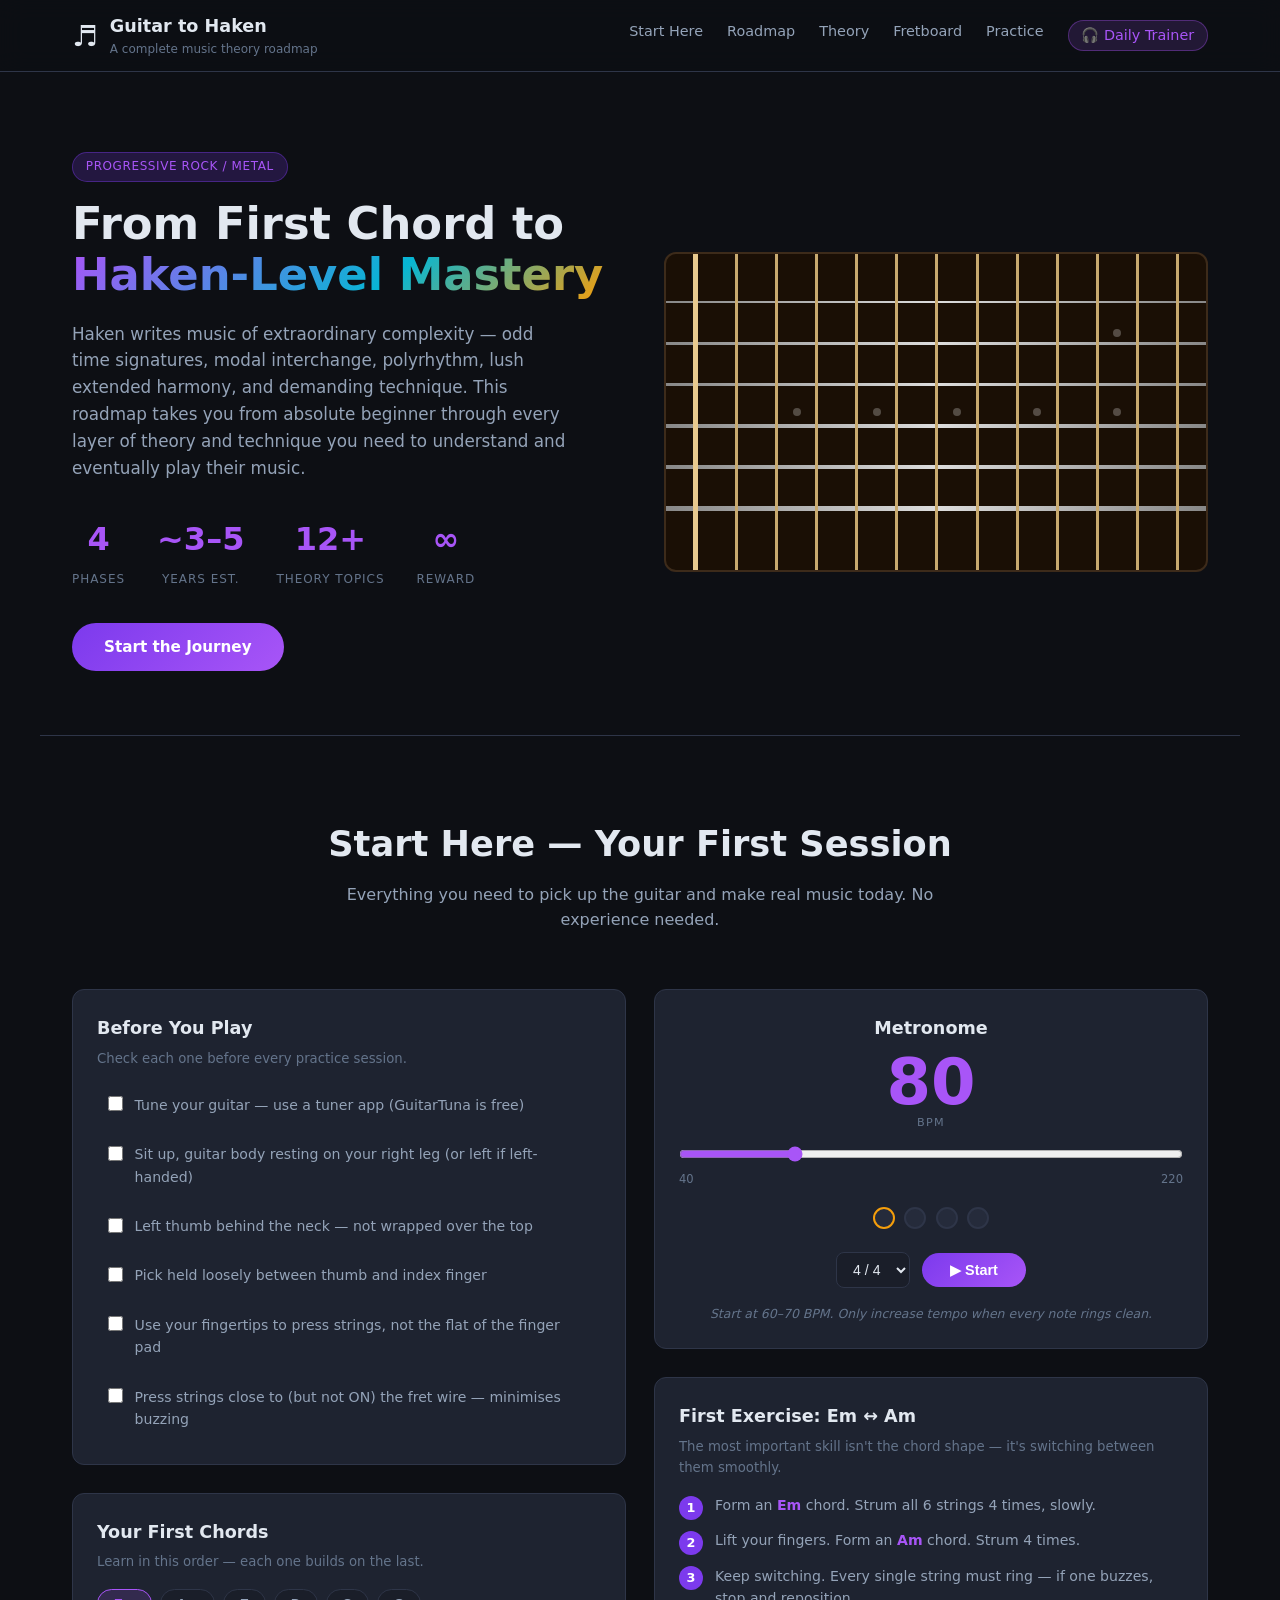
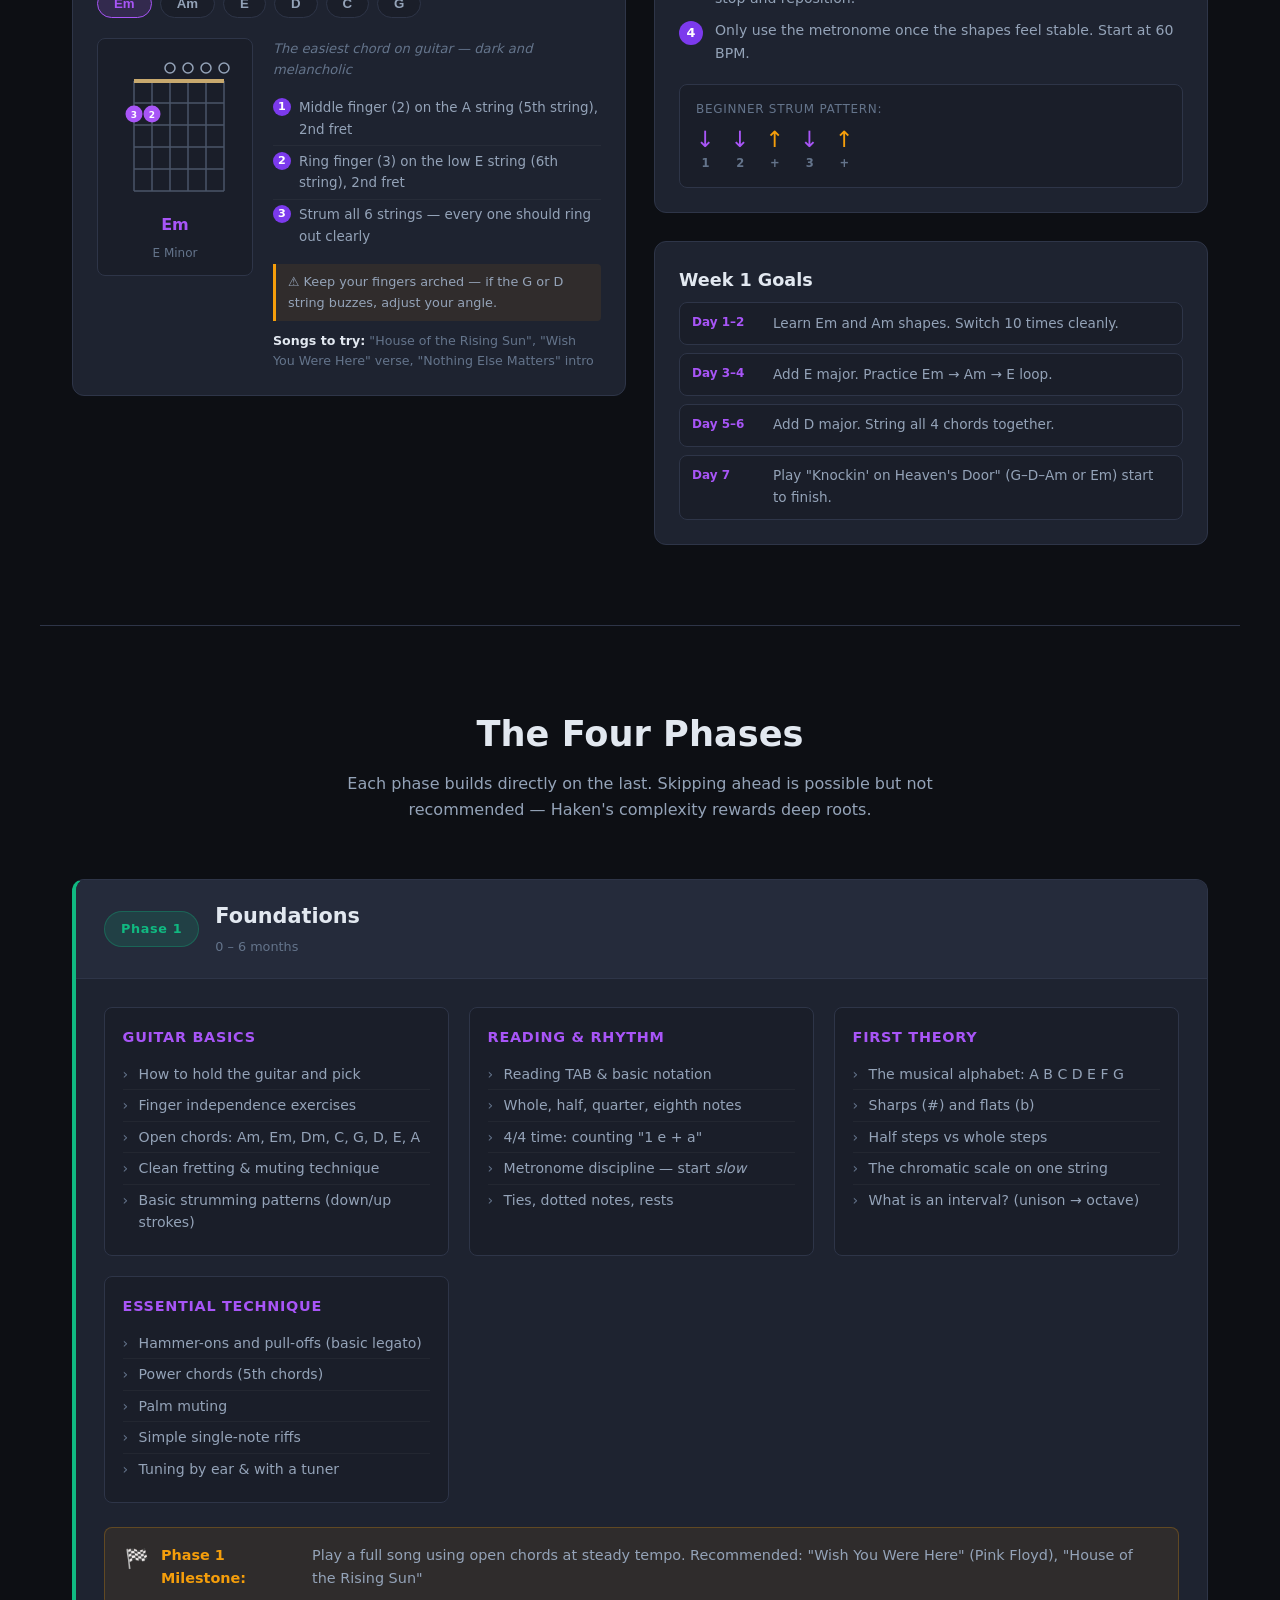
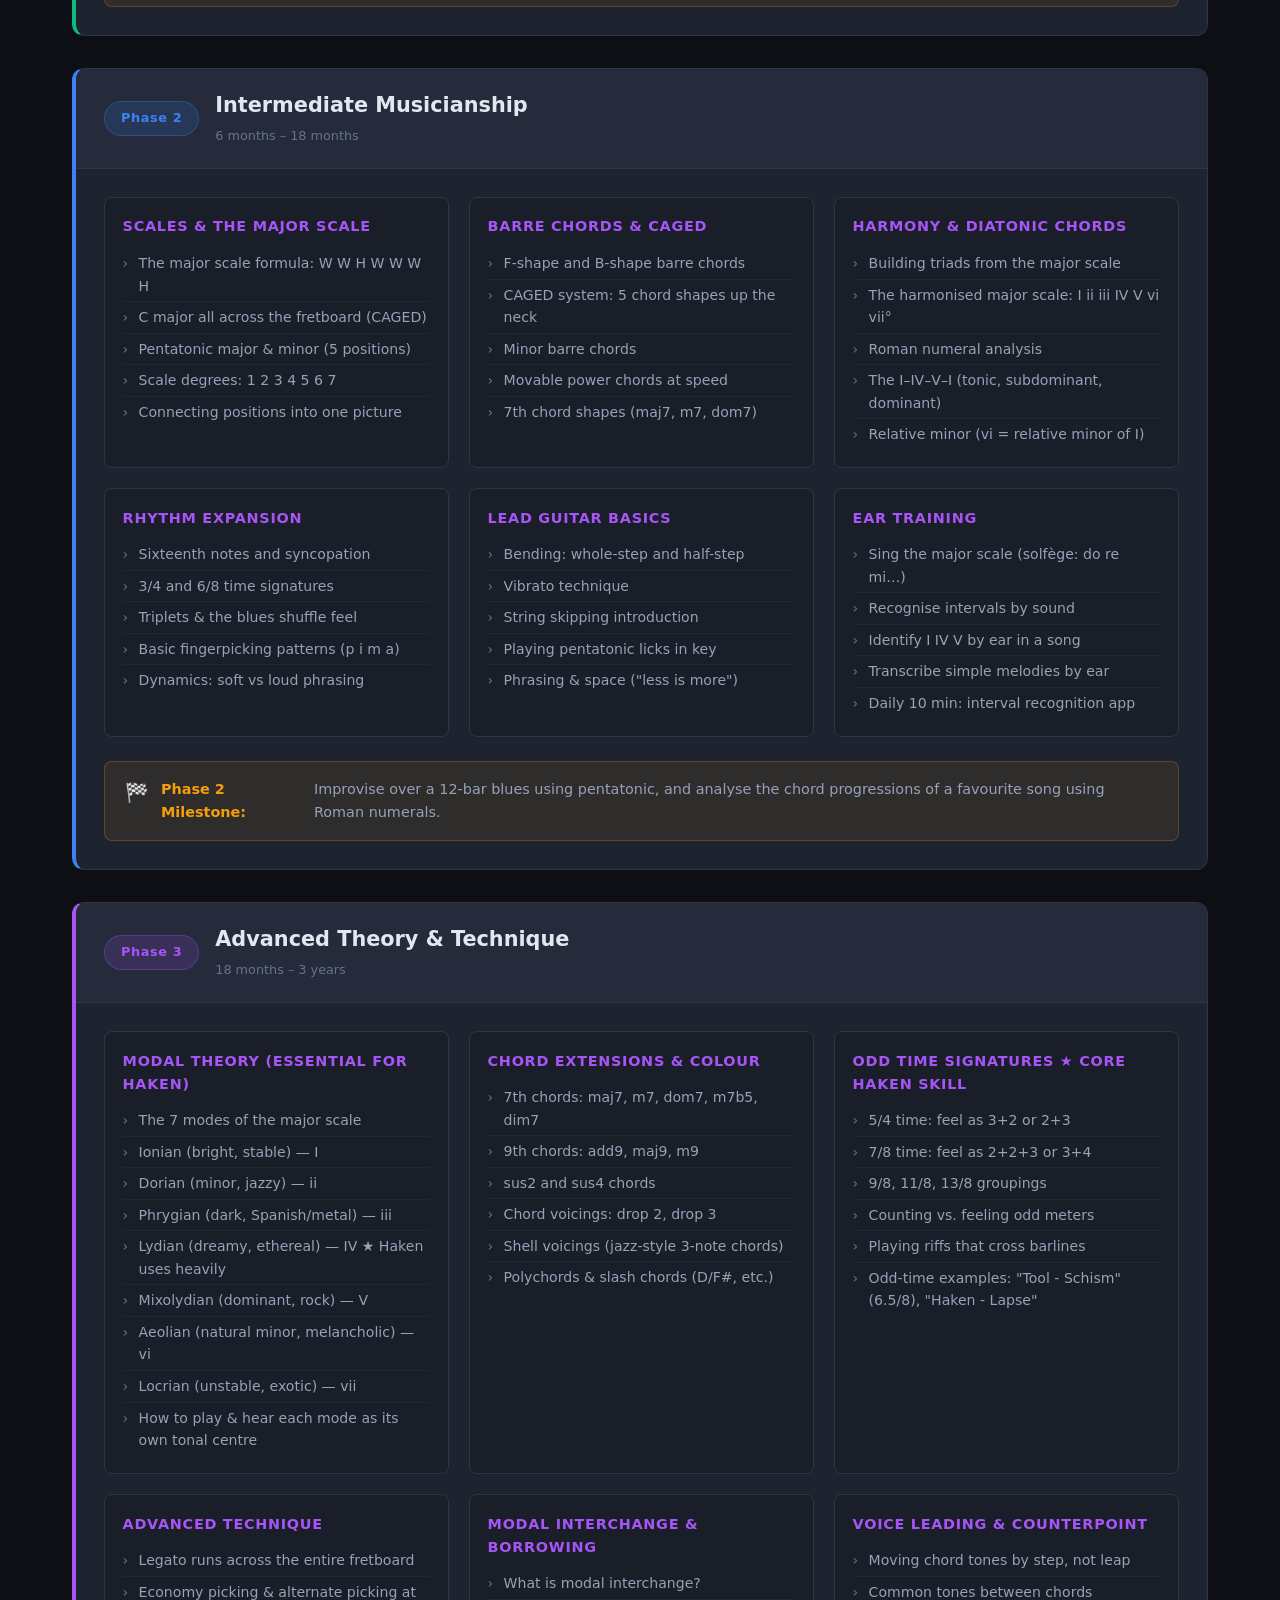
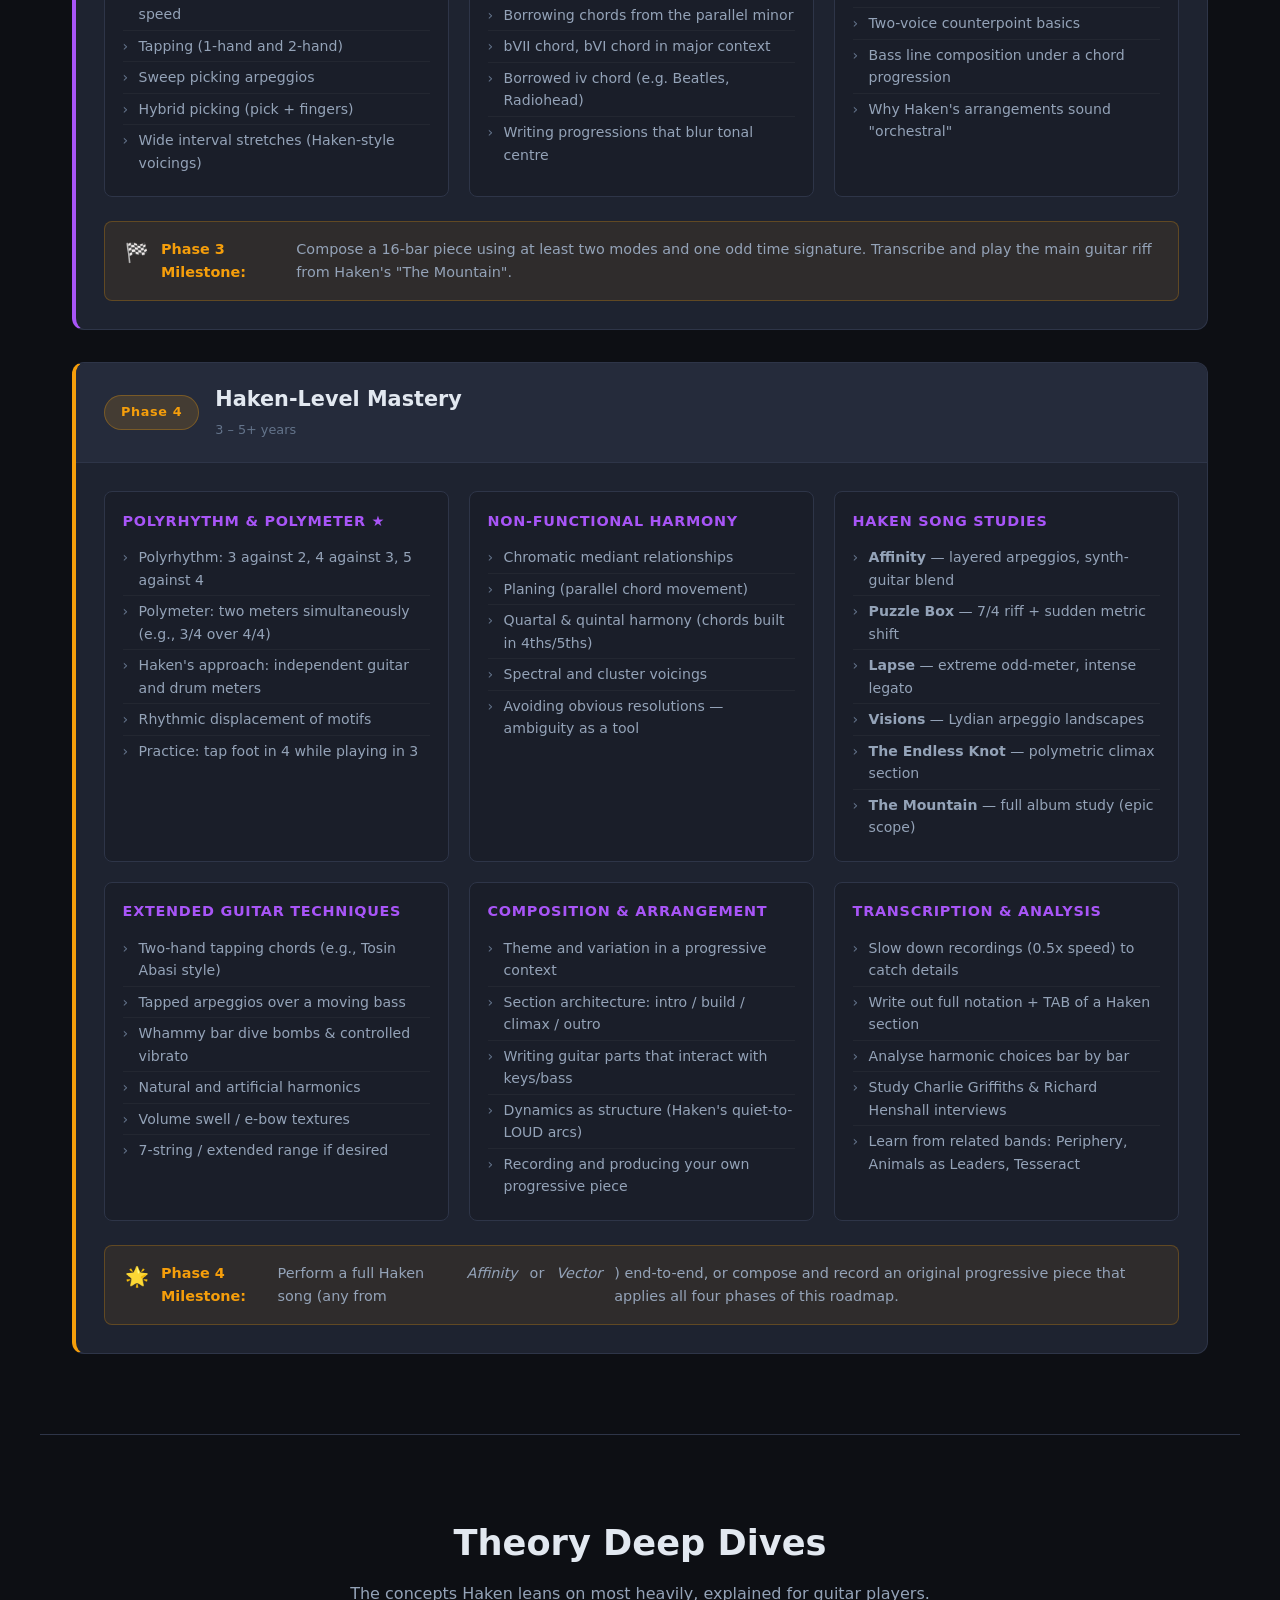
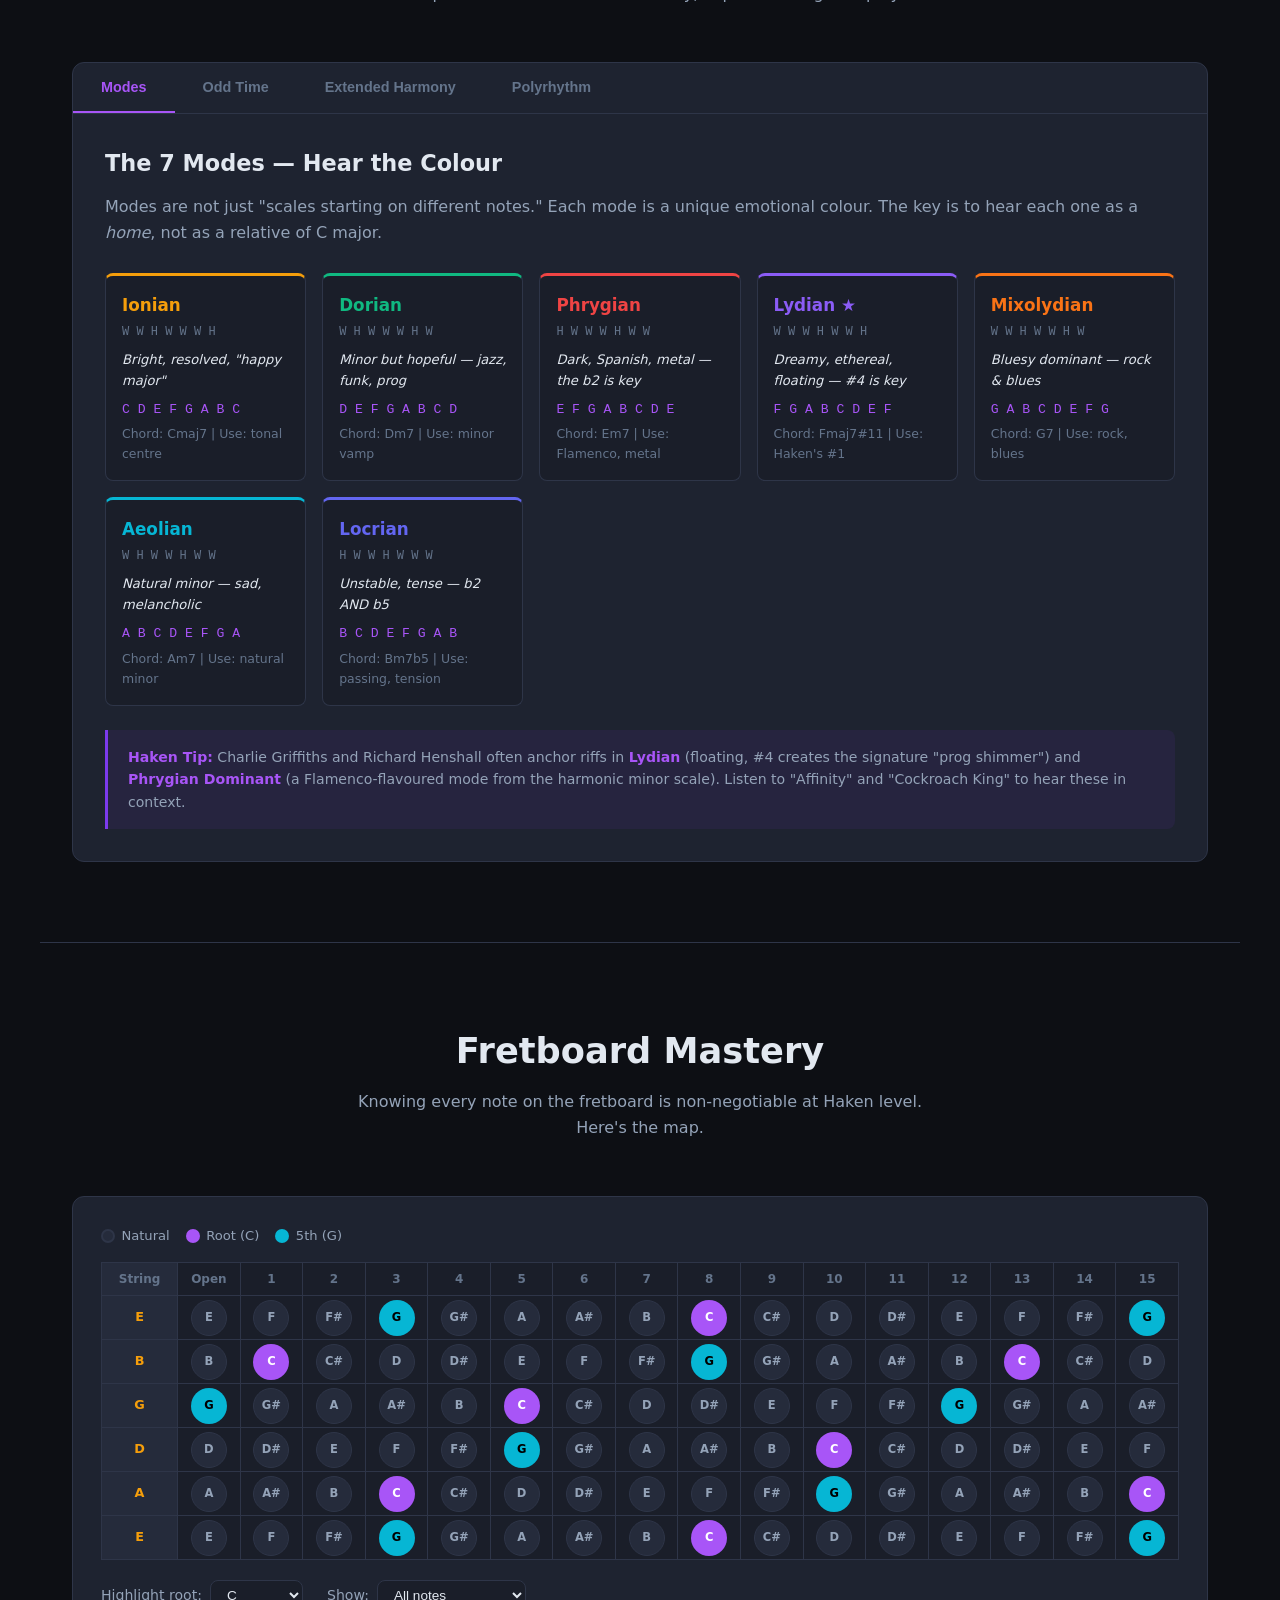
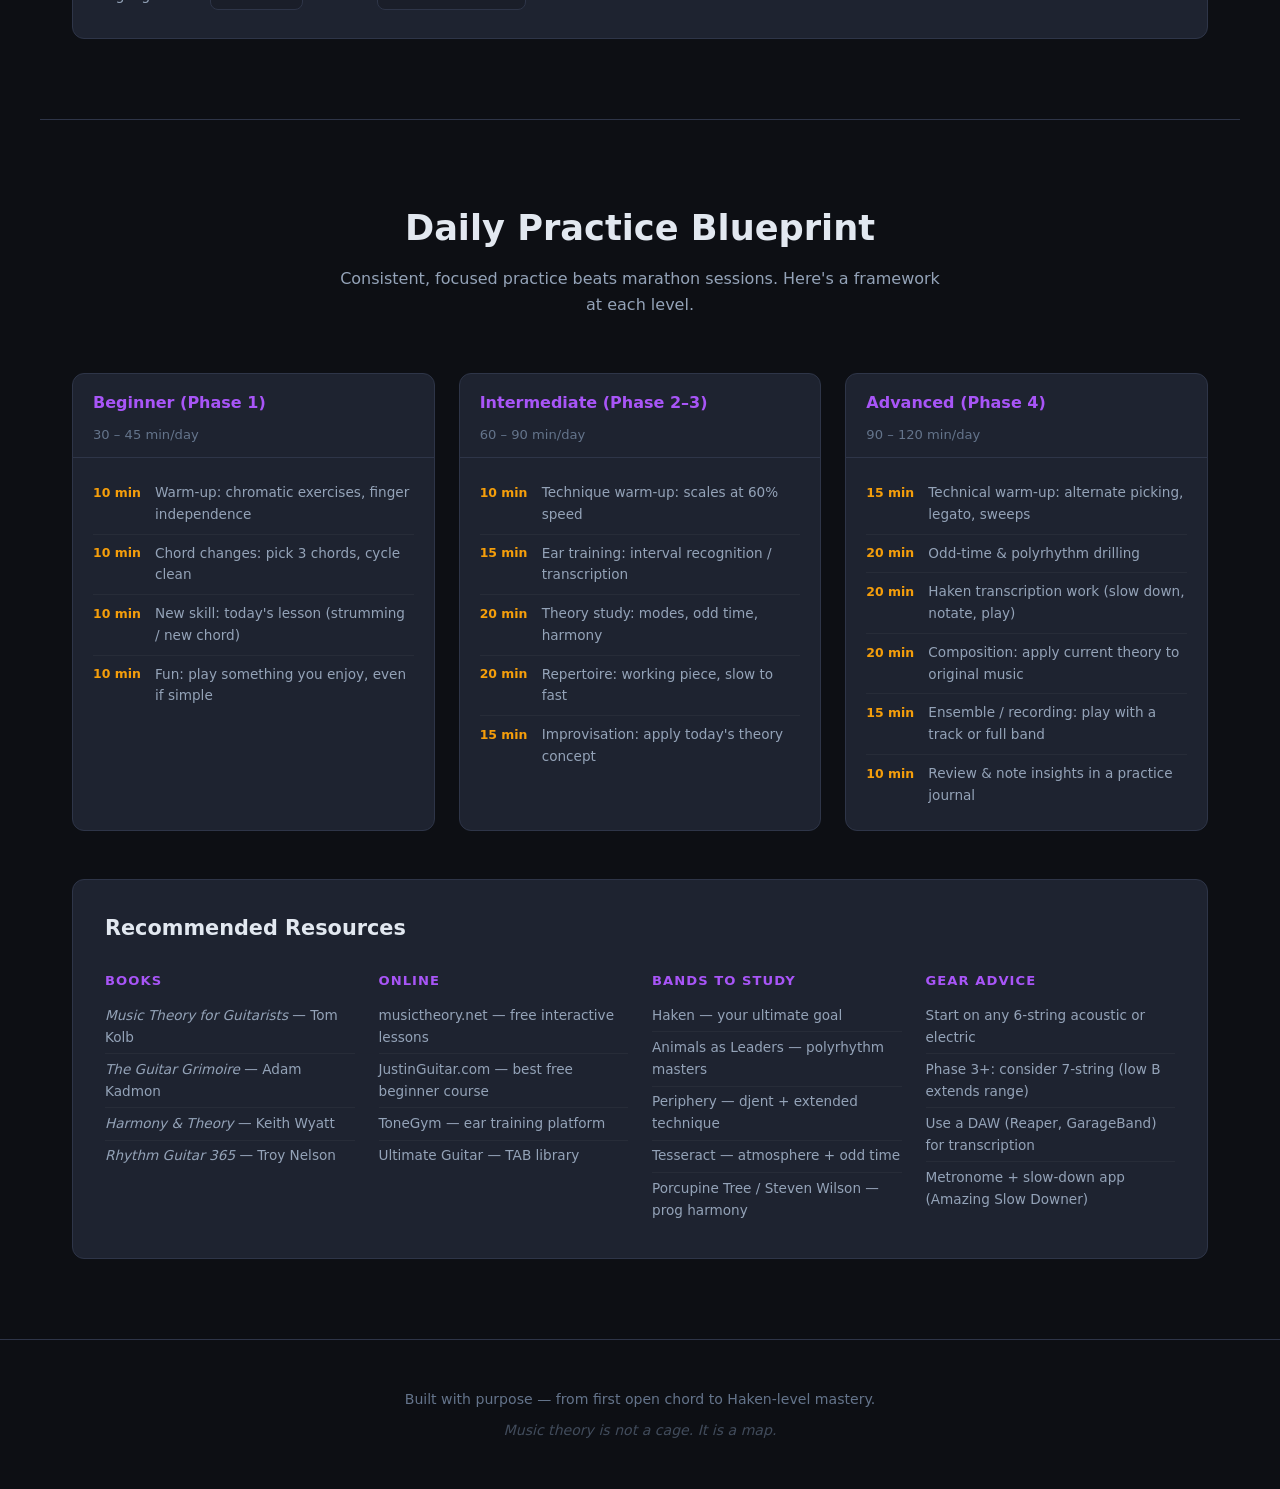
<file: Guitar-Music-Theory-Roadmap/index.html>
<!DOCTYPE html>
<html lang="en">
<head>
  <meta charset="UTF-8" />
  <meta name="viewport" content="width=device-width, initial-scale=1.0" />
  <title>Guitar to Haken — Music Theory Roadmap</title>
  <link rel="stylesheet" href="style.css" />
</head>
<body>
  <header>
    <div class="header-inner">
      <div class="logo">
        <span class="logo-icon">&#9836;</span>
        <div>
          <h1>Guitar to Haken</h1>
          <p>A complete music theory roadmap</p>
        </div>
      </div>
      <nav>
        <a href="#start">Start Here</a>
        <a href="#roadmap">Roadmap</a>
        <a href="#theory">Theory</a>
        <a href="#fretboard">Fretboard</a>
        <a href="#practice">Practice</a>
        <a href="learn.html" class="trainer-link">&#127911; Daily Trainer</a>
      </nav>
    </div>
  </header>

  <section class="hero">
    <div class="hero-content">
      <div class="badge">Progressive Rock / Metal</div>
      <h2>From First Chord to<br /><span class="gradient-text">Haken-Level Mastery</span></h2>
      <p>
        Haken writes music of extraordinary complexity — odd time signatures, modal
        interchange, polyrhythm, lush extended harmony, and demanding technique.
        This roadmap takes you from absolute beginner through every layer of theory
        and technique you need to understand and eventually play their music.
      </p>
      <div class="hero-stats">
        <div class="stat"><span>4</span><label>Phases</label></div>
        <div class="stat"><span>~3–5</span><label>Years est.</label></div>
        <div class="stat"><span>12+</span><label>Theory topics</label></div>
        <div class="stat"><span>∞</span><label>Reward</label></div>
      </div>
      <a href="#roadmap" class="cta-btn">Start the Journey</a>
    </div>
    <div class="hero-visual">
      <div class="fretboard-art">
        <div class="string" style="--d:0s"></div>
        <div class="string" style="--d:.1s"></div>
        <div class="string" style="--d:.2s"></div>
        <div class="string" style="--d:.3s"></div>
        <div class="string" style="--d:.4s"></div>
        <div class="string" style="--d:.5s"></div>
        <div class="frets">
          <div class="fret"></div><div class="fret"></div>
          <div class="fret dot"></div><div class="fret"></div>
          <div class="fret dot"></div><div class="fret"></div>
          <div class="fret dot"></div><div class="fret"></div>
          <div class="fret dot"></div><div class="fret"></div>
          <div class="fret double-dot"></div><div class="fret"></div>
        </div>
      </div>
    </div>
  </section>

  <!-- ─── START HERE ───────────────────────────────────────────────── -->
  <section id="start">
    <div class="section-header">
      <h2>Start Here — Your First Session</h2>
      <p>Everything you need to pick up the guitar and make real music today. No experience needed.</p>
    </div>

    <div class="start-grid">

      <!-- LEFT COLUMN -->
      <div class="start-left">

        <div class="setup-card">
          <h3>Before You Play</h3>
          <p class="setup-sub">Check each one before every practice session.</p>
          <div class="checklist" id="setup-checklist">
            <label class="check-item"><input type="checkbox"><span>Tune your guitar — use a tuner app (GuitarTuna is free)</span></label>
            <label class="check-item"><input type="checkbox"><span>Sit up, guitar body resting on your right leg (or left if left-handed)</span></label>
            <label class="check-item"><input type="checkbox"><span>Left thumb behind the neck — not wrapped over the top</span></label>
            <label class="check-item"><input type="checkbox"><span>Pick held loosely between thumb and index finger</span></label>
            <label class="check-item"><input type="checkbox"><span>Use your fingertips to press strings, not the flat of the finger pad</span></label>
            <label class="check-item"><input type="checkbox"><span>Press strings close to (but not ON) the fret wire — minimises buzzing</span></label>
          </div>
        </div>

        <div class="chord-library-card">
          <h3>Your First Chords</h3>
          <p class="setup-sub">Learn in this order — each one builds on the last.</p>
          <div class="chord-nav-btns" id="chord-nav"></div>
          <div class="chord-display" id="chord-display"></div>
        </div>

      </div>

      <!-- RIGHT COLUMN -->
      <div class="start-right">

        <div class="metronome-card" id="metronome-card">
          <h3>Metronome</h3>
          <div class="metro-bpm-display" id="metro-bpm">80</div>
          <div class="metro-bpm-label">BPM</div>
          <input type="range" min="40" max="220" value="80" id="metro-slider" class="metro-slider" />
          <div class="metro-range-labels"><span>40</span><span>220</span></div>
          <div class="metro-beats-row" id="metro-beats"></div>
          <div class="metro-controls">
            <select id="metro-time" class="metro-select">
              <option value="4">4 / 4</option>
              <option value="3">3 / 4</option>
              <option value="6">6 / 8</option>
              <option value="5">5 / 4</option>
              <option value="7">7 / 8</option>
            </select>
            <button id="metro-btn" class="metro-play-btn">&#9654; Start</button>
          </div>
          <div class="metro-tip">Start at 60–70 BPM. Only increase tempo when every note rings clean.</div>
        </div>

        <div class="exercise-card">
          <h3>First Exercise: Em ↔ Am</h3>
          <p class="setup-sub">The most important skill isn't the chord shape — it's switching between them smoothly.</p>
          <div class="exercise-steps">
            <div class="ex-step"><div class="ex-num">1</div><div class="ex-text">Form an <strong>Em</strong> chord. Strum all 6 strings 4 times, slowly.</div></div>
            <div class="ex-step"><div class="ex-num">2</div><div class="ex-text">Lift your fingers. Form an <strong>Am</strong> chord. Strum 4 times.</div></div>
            <div class="ex-step"><div class="ex-num">3</div><div class="ex-text">Keep switching. Every single string must ring — if one buzzes, stop and reposition.</div></div>
            <div class="ex-step"><div class="ex-num">4</div><div class="ex-text">Only use the metronome once the shapes feel stable. Start at 60 BPM.</div></div>
          </div>
          <div class="strum-pattern">
            <div class="sp-label">Beginner strum pattern:</div>
            <div class="sp-arrows">
              <div class="sp-beat"><span class="sp-d">↓</span><span class="sp-count-n">1</span></div>
              <div class="sp-beat"><span class="sp-d">↓</span><span class="sp-count-n">2</span></div>
              <div class="sp-beat"><span class="sp-u">↑</span><span class="sp-count-n">+</span></div>
              <div class="sp-beat"><span class="sp-d">↓</span><span class="sp-count-n">3</span></div>
              <div class="sp-beat"><span class="sp-u">↑</span><span class="sp-count-n">+</span></div>
            </div>
          </div>
        </div>

        <div class="week1-card">
          <h3>Week 1 Goals</h3>
          <div class="week-goals">
            <div class="wg"><span class="wg-day">Day 1–2</span><span class="wg-task">Learn Em and Am shapes. Switch 10 times cleanly.</span></div>
            <div class="wg"><span class="wg-day">Day 3–4</span><span class="wg-task">Add E major. Practice Em → Am → E loop.</span></div>
            <div class="wg"><span class="wg-day">Day 5–6</span><span class="wg-task">Add D major. String all 4 chords together.</span></div>
            <div class="wg"><span class="wg-day">Day 7</span><span class="wg-task">Play "Knockin' on Heaven's Door" (G–D–Am or Em) start to finish.</span></div>
          </div>
        </div>

      </div>
    </div>
  </section>

  <!-- ─── ROADMAP ──────────────────────────────────────────────────── -->
  <section id="roadmap">
    <div class="section-header">
      <h2>The Four Phases</h2>
      <p>Each phase builds directly on the last. Skipping ahead is possible but not recommended — Haken's complexity rewards deep roots.</p>
    </div>

    <div class="phases">

      <!-- PHASE 1 -->
      <div class="phase" data-phase="1">
        <div class="phase-header">
          <div class="phase-badge">Phase 1</div>
          <div>
            <h3>Foundations</h3>
            <span class="phase-duration">0 – 6 months</span>
          </div>
        </div>
        <div class="phase-body">
          <div class="module-grid">
            <div class="module">
              <h4>Guitar Basics</h4>
              <ul>
                <li>How to hold the guitar and pick</li>
                <li>Finger independence exercises</li>
                <li>Open chords: Am, Em, Dm, C, G, D, E, A</li>
                <li>Clean fretting &amp; muting technique</li>
                <li>Basic strumming patterns (down/up strokes)</li>
              </ul>
            </div>
            <div class="module">
              <h4>Reading &amp; Rhythm</h4>
              <ul>
                <li>Reading TAB &amp; basic notation</li>
                <li>Whole, half, quarter, eighth notes</li>
                <li>4/4 time: counting "1 e + a"</li>
                <li>Metronome discipline — start <em>slow</em></li>
                <li>Ties, dotted notes, rests</li>
              </ul>
            </div>
            <div class="module">
              <h4>First Theory</h4>
              <ul>
                <li>The musical alphabet: A B C D E F G</li>
                <li>Sharps (#) and flats (b)</li>
                <li>Half steps vs whole steps</li>
                <li>The chromatic scale on one string</li>
                <li>What is an interval? (unison → octave)</li>
              </ul>
            </div>
            <div class="module">
              <h4>Essential Technique</h4>
              <ul>
                <li>Hammer-ons and pull-offs (basic legato)</li>
                <li>Power chords (5th chords)</li>
                <li>Palm muting</li>
                <li>Simple single-note riffs</li>
                <li>Tuning by ear &amp; with a tuner</li>
              </ul>
            </div>
          </div>
          <div class="milestone">
            <span class="milestone-icon">&#127937;</span>
            <strong>Phase 1 Milestone:</strong> Play a full song using open chords at steady tempo. Recommended: "Wish You Were Here" (Pink Floyd), "House of the Rising Sun"
          </div>
        </div>
      </div>

      <!-- PHASE 2 -->
      <div class="phase" data-phase="2">
        <div class="phase-header">
          <div class="phase-badge">Phase 2</div>
          <div>
            <h3>Intermediate Musicianship</h3>
            <span class="phase-duration">6 months – 18 months</span>
          </div>
        </div>
        <div class="phase-body">
          <div class="module-grid">
            <div class="module">
              <h4>Scales &amp; the Major Scale</h4>
              <ul>
                <li>The major scale formula: W W H W W W H</li>
                <li>C major all across the fretboard (CAGED)</li>
                <li>Pentatonic major &amp; minor (5 positions)</li>
                <li>Scale degrees: 1 2 3 4 5 6 7</li>
                <li>Connecting positions into one picture</li>
              </ul>
            </div>
            <div class="module">
              <h4>Barre Chords &amp; CAGED</h4>
              <ul>
                <li>F-shape and B-shape barre chords</li>
                <li>CAGED system: 5 chord shapes up the neck</li>
                <li>Minor barre chords</li>
                <li>Movable power chords at speed</li>
                <li>7th chord shapes (maj7, m7, dom7)</li>
              </ul>
            </div>
            <div class="module">
              <h4>Harmony &amp; Diatonic Chords</h4>
              <ul>
                <li>Building triads from the major scale</li>
                <li>The harmonised major scale: I ii iii IV V vi vii°</li>
                <li>Roman numeral analysis</li>
                <li>The I–IV–V–I (tonic, subdominant, dominant)</li>
                <li>Relative minor (vi = relative minor of I)</li>
              </ul>
            </div>
            <div class="module">
              <h4>Rhythm Expansion</h4>
              <ul>
                <li>Sixteenth notes and syncopation</li>
                <li>3/4 and 6/8 time signatures</li>
                <li>Triplets &amp; the blues shuffle feel</li>
                <li>Basic fingerpicking patterns (p i m a)</li>
                <li>Dynamics: soft vs loud phrasing</li>
              </ul>
            </div>
            <div class="module">
              <h4>Lead Guitar Basics</h4>
              <ul>
                <li>Bending: whole-step and half-step</li>
                <li>Vibrato technique</li>
                <li>String skipping introduction</li>
                <li>Playing pentatonic licks in key</li>
                <li>Phrasing &amp; space ("less is more")</li>
              </ul>
            </div>
            <div class="module">
              <h4>Ear Training</h4>
              <ul>
                <li>Sing the major scale (solfège: do re mi…)</li>
                <li>Recognise intervals by sound</li>
                <li>Identify I IV V by ear in a song</li>
                <li>Transcribe simple melodies by ear</li>
                <li>Daily 10 min: interval recognition app</li>
              </ul>
            </div>
          </div>
          <div class="milestone">
            <span class="milestone-icon">&#127937;</span>
            <strong>Phase 2 Milestone:</strong> Improvise over a 12-bar blues using pentatonic, and analyse the chord progressions of a favourite song using Roman numerals.
          </div>
        </div>
      </div>

      <!-- PHASE 3 -->
      <div class="phase" data-phase="3">
        <div class="phase-header">
          <div class="phase-badge">Phase 3</div>
          <div>
            <h3>Advanced Theory &amp; Technique</h3>
            <span class="phase-duration">18 months – 3 years</span>
          </div>
        </div>
        <div class="phase-body">
          <div class="module-grid">
            <div class="module">
              <h4>Modal Theory (Essential for Haken)</h4>
              <ul>
                <li>The 7 modes of the major scale</li>
                <li>Ionian (bright, stable) — I</li>
                <li>Dorian (minor, jazzy) — ii</li>
                <li>Phrygian (dark, Spanish/metal) — iii</li>
                <li>Lydian (dreamy, ethereal) — IV ★ Haken uses heavily</li>
                <li>Mixolydian (dominant, rock) — V</li>
                <li>Aeolian (natural minor, melancholic) — vi</li>
                <li>Locrian (unstable, exotic) — vii</li>
                <li>How to play &amp; hear each mode as its own tonal centre</li>
              </ul>
            </div>
            <div class="module">
              <h4>Chord Extensions &amp; Colour</h4>
              <ul>
                <li>7th chords: maj7, m7, dom7, m7b5, dim7</li>
                <li>9th chords: add9, maj9, m9</li>
                <li>sus2 and sus4 chords</li>
                <li>Chord voicings: drop 2, drop 3</li>
                <li>Shell voicings (jazz-style 3-note chords)</li>
                <li>Polychords &amp; slash chords (D/F#, etc.)</li>
              </ul>
            </div>
            <div class="module">
              <h4>Odd Time Signatures ★ Core Haken skill</h4>
              <ul>
                <li>5/4 time: feel as 3+2 or 2+3</li>
                <li>7/8 time: feel as 2+2+3 or 3+4</li>
                <li>9/8, 11/8, 13/8 groupings</li>
                <li>Counting vs. feeling odd meters</li>
                <li>Playing riffs that cross barlines</li>
                <li>Odd-time examples: "Tool - Schism" (6.5/8), "Haken - Lapse"</li>
              </ul>
            </div>
            <div class="module">
              <h4>Advanced Technique</h4>
              <ul>
                <li>Legato runs across the entire fretboard</li>
                <li>Economy picking &amp; alternate picking at speed</li>
                <li>Tapping (1-hand and 2-hand)</li>
                <li>Sweep picking arpeggios</li>
                <li>Hybrid picking (pick + fingers)</li>
                <li>Wide interval stretches (Haken-style voicings)</li>
              </ul>
            </div>
            <div class="module">
              <h4>Modal Interchange &amp; Borrowing</h4>
              <ul>
                <li>What is modal interchange?</li>
                <li>Borrowing chords from the parallel minor</li>
                <li>bVII chord, bVI chord in major context</li>
                <li>Borrowed iv chord (e.g. Beatles, Radiohead)</li>
                <li>Writing progressions that blur tonal centre</li>
              </ul>
            </div>
            <div class="module">
              <h4>Voice Leading &amp; Counterpoint</h4>
              <ul>
                <li>Moving chord tones by step, not leap</li>
                <li>Common tones between chords</li>
                <li>Two-voice counterpoint basics</li>
                <li>Bass line composition under a chord progression</li>
                <li>Why Haken's arrangements sound "orchestral"</li>
              </ul>
            </div>
          </div>
          <div class="milestone">
            <span class="milestone-icon">&#127937;</span>
            <strong>Phase 3 Milestone:</strong> Compose a 16-bar piece using at least two modes and one odd time signature. Transcribe and play the main guitar riff from Haken's "The Mountain".
          </div>
        </div>
      </div>

      <!-- PHASE 4 -->
      <div class="phase" data-phase="4">
        <div class="phase-header">
          <div class="phase-badge">Phase 4</div>
          <div>
            <h3>Haken-Level Mastery</h3>
            <span class="phase-duration">3 – 5+ years</span>
          </div>
        </div>
        <div class="phase-body">
          <div class="module-grid">
            <div class="module">
              <h4>Polyrhythm &amp; Polymeter ★</h4>
              <ul>
                <li>Polyrhythm: 3 against 2, 4 against 3, 5 against 4</li>
                <li>Polymeter: two meters simultaneously (e.g., 3/4 over 4/4)</li>
                <li>Haken's approach: independent guitar and drum meters</li>
                <li>Rhythmic displacement of motifs</li>
                <li>Practice: tap foot in 4 while playing in 3</li>
              </ul>
            </div>
            <div class="module">
              <h4>Non-Functional Harmony</h4>
              <ul>
                <li>Chromatic mediant relationships</li>
                <li>Planing (parallel chord movement)</li>
                <li>Quartal &amp; quintal harmony (chords built in 4ths/5ths)</li>
                <li>Spectral and cluster voicings</li>
                <li>Avoiding obvious resolutions — ambiguity as a tool</li>
              </ul>
            </div>
            <div class="module">
              <h4>Haken Song Studies</h4>
              <ul>
                <li><strong>Affinity</strong> — layered arpeggios, synth-guitar blend</li>
                <li><strong>Puzzle Box</strong> — 7/4 riff + sudden metric shift</li>
                <li><strong>Lapse</strong> — extreme odd-meter, intense legato</li>
                <li><strong>Visions</strong> — Lydian arpeggio landscapes</li>
                <li><strong>The Endless Knot</strong> — polymetric climax section</li>
                <li><strong>The Mountain</strong> — full album study (epic scope)</li>
              </ul>
            </div>
            <div class="module">
              <h4>Extended Guitar Techniques</h4>
              <ul>
                <li>Two-hand tapping chords (e.g., Tosin Abasi style)</li>
                <li>Tapped arpeggios over a moving bass</li>
                <li>Whammy bar dive bombs &amp; controlled vibrato</li>
                <li>Natural and artificial harmonics</li>
                <li>Volume swell / e-bow textures</li>
                <li>7-string / extended range if desired</li>
              </ul>
            </div>
            <div class="module">
              <h4>Composition &amp; Arrangement</h4>
              <ul>
                <li>Theme and variation in a progressive context</li>
                <li>Section architecture: intro / build / climax / outro</li>
                <li>Writing guitar parts that interact with keys/bass</li>
                <li>Dynamics as structure (Haken's quiet-to-LOUD arcs)</li>
                <li>Recording and producing your own progressive piece</li>
              </ul>
            </div>
            <div class="module">
              <h4>Transcription &amp; Analysis</h4>
              <ul>
                <li>Slow down recordings (0.5x speed) to catch details</li>
                <li>Write out full notation + TAB of a Haken section</li>
                <li>Analyse harmonic choices bar by bar</li>
                <li>Study Charlie Griffiths &amp; Richard Henshall interviews</li>
                <li>Learn from related bands: Periphery, Animals as Leaders, Tesseract</li>
              </ul>
            </div>
          </div>
          <div class="milestone">
            <span class="milestone-icon">&#127775;</span>
            <strong>Phase 4 Milestone:</strong> Perform a full Haken song (any from <em>Affinity</em> or <em>Vector</em>) end-to-end, or compose and record an original progressive piece that applies all four phases of this roadmap.
          </div>
        </div>
      </div>

    </div>
  </section>

  <!-- ─── THEORY DEEP DIVES ─────────────────────────────────────────── -->
  <section id="theory">
    <div class="section-header">
      <h2>Theory Deep Dives</h2>
      <p>The concepts Haken leans on most heavily, explained for guitar players.</p>
    </div>

    <div class="theory-tabs">
      <div class="tab-nav">
        <button class="tab-btn active" data-tab="modes">Modes</button>
        <button class="tab-btn" data-tab="odd-time">Odd Time</button>
        <button class="tab-btn" data-tab="harmony">Extended Harmony</button>
        <button class="tab-btn" data-tab="polyrhythm">Polyrhythm</button>
      </div>

      <!-- MODES TAB -->
      <div class="tab-content active" id="tab-modes">
        <h3>The 7 Modes — Hear the Colour</h3>
        <p>Modes are not just "scales starting on different notes." Each mode is a unique emotional colour. The key is to hear each one as a <em>home</em>, not as a relative of C major.</p>
        <div class="mode-grid">
          <div class="mode-card" style="--accent:#f59e0b">
            <div class="mode-name">Ionian</div>
            <div class="mode-formula">W W H W W W H</div>
            <div class="mode-feel">Bright, resolved, "happy major"</div>
            <div class="mode-example">C D E F G A B C</div>
            <div class="mode-chords">Chord: Cmaj7 | Use: tonal centre</div>
          </div>
          <div class="mode-card" style="--accent:#10b981">
            <div class="mode-name">Dorian</div>
            <div class="mode-formula">W H W W W H W</div>
            <div class="mode-feel">Minor but hopeful — jazz, funk, prog</div>
            <div class="mode-example">D E F G A B C D</div>
            <div class="mode-chords">Chord: Dm7 | Use: minor vamp</div>
          </div>
          <div class="mode-card" style="--accent:#ef4444">
            <div class="mode-name">Phrygian</div>
            <div class="mode-formula">H W W W H W W</div>
            <div class="mode-feel">Dark, Spanish, metal — the b2 is key</div>
            <div class="mode-example">E F G A B C D E</div>
            <div class="mode-chords">Chord: Em7 | Use: Flamenco, metal</div>
          </div>
          <div class="mode-card" style="--accent:#8b5cf6">
            <div class="mode-name">Lydian ★</div>
            <div class="mode-formula">W W W H W W H</div>
            <div class="mode-feel">Dreamy, ethereal, floating — #4 is key</div>
            <div class="mode-example">F G A B C D E F</div>
            <div class="mode-chords">Chord: Fmaj7#11 | Use: Haken's #1</div>
          </div>
          <div class="mode-card" style="--accent:#f97316">
            <div class="mode-name">Mixolydian</div>
            <div class="mode-formula">W W H W W H W</div>
            <div class="mode-feel">Bluesy dominant — rock &amp; blues</div>
            <div class="mode-example">G A B C D E F G</div>
            <div class="mode-chords">Chord: G7 | Use: rock, blues</div>
          </div>
          <div class="mode-card" style="--accent:#06b6d4">
            <div class="mode-name">Aeolian</div>
            <div class="mode-formula">W H W W H W W</div>
            <div class="mode-feel">Natural minor — sad, melancholic</div>
            <div class="mode-example">A B C D E F G A</div>
            <div class="mode-chords">Chord: Am7 | Use: natural minor</div>
          </div>
          <div class="mode-card" style="--accent:#6366f1">
            <div class="mode-name">Locrian</div>
            <div class="mode-formula">H W W H W W W</div>
            <div class="mode-feel">Unstable, tense — b2 AND b5</div>
            <div class="mode-example">B C D E F G A B</div>
            <div class="mode-chords">Chord: Bm7b5 | Use: passing, tension</div>
          </div>
        </div>
        <div class="theory-tip">
          <strong>Haken Tip:</strong> Charlie Griffiths and Richard Henshall often anchor riffs in <strong>Lydian</strong> (floating, #4 creates the signature "prog shimmer") and <strong>Phrygian Dominant</strong> (a Flamenco-flavoured mode from the harmonic minor scale). Listen to "Affinity" and "Cockroach King" to hear these in context.
        </div>
      </div>

      <!-- ODD TIME TAB -->
      <div class="tab-content" id="tab-odd-time">
        <h3>Odd Time Signatures — Counting &amp; Feeling</h3>
        <p>Haken almost never stays in 4/4 for long. Their music layers, shifts, and morphs through time signatures. The goal is to <em>feel</em> the groove, not just count it.</p>

        <div class="odd-time-grid">
          <div class="time-card">
            <div class="time-sig">5/4</div>
            <div class="time-feel">Uneven 4/4 — one beat "missing"</div>
            <div class="time-group">Groups: <strong>3+2</strong> or <strong>2+3</strong></div>
            <div class="time-examples">Listen: Dave Brubeck "Take Five", Tool "Lateralus" chorus</div>
            <div class="time-practice">Practice: tap foot in 5 while counting "1-2-3, 1-2"</div>
          </div>
          <div class="time-card">
            <div class="time-sig">7/8</div>
            <div class="time-feel">Fast and lopsided</div>
            <div class="time-group">Groups: <strong>2+2+3</strong> or <strong>3+2+2</strong></div>
            <div class="time-examples">Listen: Tool "Schism", Haken "Lapse"</div>
            <div class="time-practice">Practice: eighth-note pulse, accent the downbeats of each group</div>
          </div>
          <div class="time-card">
            <div class="time-sig">9/8</div>
            <div class="time-feel">Triple-meter variant — lilting</div>
            <div class="time-group">Groups: <strong>3+3+3</strong> or <strong>2+3+4</strong></div>
            <div class="time-examples">Listen: Haken "Visions", Porcupine Tree "Sound of Muzak"</div>
            <div class="time-practice">Practice: feel in 3 large beats, each subdivided</div>
          </div>
          <div class="time-card">
            <div class="time-sig">11/8</div>
            <div class="time-feel">Extended — cycles feel long</div>
            <div class="time-group">Groups: <strong>3+3+3+2</strong> or <strong>4+4+3</strong></div>
            <div class="time-examples">Listen: Haken "Puzzle Box" transitions</div>
            <div class="time-practice">Practice: write a riff in 11/8 using palm-muted power chords</div>
          </div>
        </div>

        <div class="theory-tip">
          <strong>Key Insight:</strong> Haken often writes a riff in one meter and then <em>shifts</em> the metric accent mid-song without changing the note count — called <strong>metric modulation</strong>. The quarter note becomes a dotted quarter, the tempo feels like it changed but the underlying pulse didn't. Study "The Endless Knot" for a masterclass in this.
        </div>

        <h4>Odd-Time Riff Exercise</h4>
        <div class="tab-notation">
<pre>7/8 riff (groups of 2+2+3):
e|--------------------------------------|
B|--------------------------------------|
G|--------------------------------------|
D|--------------------------------------|
A|--5-5--7-7--5-5-7-|  (repeat)
E|--3-3--5-5--3-3-5-|

Count: 1-2 | 3-4 | 5-6-7
       [2]   [2]   [ 3 ]</pre>
        </div>
      </div>

      <!-- EXTENDED HARMONY TAB -->
      <div class="tab-content" id="tab-harmony">
        <h3>Extended Harmony — Beyond Basic Chords</h3>
        <p>Basic triads are only the start. Haken's richness comes from <strong>chord extensions</strong>, <strong>modal interchange</strong>, and <strong>non-functional progressions</strong>.</p>

        <div class="harmony-layers">
          <div class="harmony-layer">
            <h4>Layer 1: Building Blocks</h4>
            <div class="chord-stack">
              <div class="chord-box">
                <div class="chord-name">Triad</div>
                <div class="chord-notes">1 — 3 — 5</div>
                <div class="chord-eg">C–E–G</div>
              </div>
              <div class="chord-arrow">+7</div>
              <div class="chord-box">
                <div class="chord-name">7th chord</div>
                <div class="chord-notes">1 — 3 — 5 — 7</div>
                <div class="chord-eg">C–E–G–B (Cmaj7)</div>
              </div>
              <div class="chord-arrow">+9</div>
              <div class="chord-box">
                <div class="chord-name">9th chord</div>
                <div class="chord-notes">1 — 3 — 5 — 7 — 9</div>
                <div class="chord-eg">C–E–G–B–D (Cmaj9)</div>
              </div>
              <div class="chord-arrow">+11</div>
              <div class="chord-box highlight">
                <div class="chord-name">Maj7#11</div>
                <div class="chord-notes">1 — 3 — #4 — 7</div>
                <div class="chord-eg">C–E–F#–B ★ Lydian</div>
              </div>
            </div>
          </div>

          <div class="harmony-layer">
            <h4>Layer 2: Modal Interchange (Borrowing)</h4>
            <p>In the key of C major, you can "borrow" chords from C minor (the parallel minor):</p>
            <div class="interchange-grid">
              <div class="interchange-card native">
                <div class="ic-label">C major (native)</div>
                <div class="ic-chords">I — ii — iii — IV — V — vi — vii°</div>
                <div class="ic-chords">C — Dm — Em — F — G — Am — Bdim</div>
              </div>
              <div class="interchange-card borrowed">
                <div class="ic-label">Borrowed from C minor</div>
                <div class="ic-chords">bVII — bVI — iv</div>
                <div class="ic-chords">Bb — Ab — Fm ← dramatic colours</div>
              </div>
            </div>
            <p>The <strong>bVII</strong> (e.g., Bb in C) is Haken's bread-and-butter — it creates a sweeping, film-score quality without fully leaving the key.</p>
          </div>

          <div class="harmony-layer">
            <h4>Layer 3: Chromatic Mediants</h4>
            <p>Moving by major or minor thirds using chords that <em>share no common tones</em>. E → G (chromatic mediant) creates instant "epic" quality used throughout progressive music.</p>
            <div class="mediant-examples">
              <div class="mediant">E → G</div>
              <div class="mediant">C → Eb</div>
              <div class="mediant">A → F</div>
              <div class="mediant">D → F#</div>
            </div>
          </div>
        </div>

        <div class="theory-tip">
          <strong>Listen for this:</strong> In Haken's "In Memoriam", the harmony shifts through multiple tonal centres using chromatic mediants and borrowed chords — it sounds "cinematic" precisely because it avoids predictable V–I resolutions.
        </div>
      </div>

      <!-- POLYRHYTHM TAB -->
      <div class="tab-content" id="tab-polyrhythm">
        <h3>Polyrhythm &amp; Polymeter</h3>
        <p>These are often confused. Both appear in Haken's music.</p>

        <div class="poly-comparison">
          <div class="poly-card">
            <h4>Polyrhythm</h4>
            <p>Two rhythms that <strong>start and end together</strong> but subdivide differently.</p>
            <div class="poly-visual" id="poly-3v2">
              <div class="poly-row">
                <span class="poly-label">3-beat:</span>
                <div class="poly-beats" id="beats-3"></div>
              </div>
              <div class="poly-row">
                <span class="poly-label">2-beat:</span>
                <div class="poly-beats" id="beats-2"></div>
              </div>
            </div>
            <p class="poly-note">Both fit in the same bar. Guitar plays 3 evenly spaced hits; drums play 2. They land together on beat 1.</p>
            <p><strong>Example:</strong> 3 against 2 — "play 3 in the time of 2." Say: <em>"not difficult, not difficult"</em> (3 syllables vs 2).</p>
          </div>
          <div class="poly-card">
            <h4>Polymeter</h4>
            <p>Two instruments each in their own time signature, <strong>cycling at different lengths</strong>.</p>
            <div class="poly-example-text">
              <div class="poly-row-text">Guitar: | 1 2 3 | 1 2 3 | 1 2 3 | 1 2 3 |  (4 bars of 3/4)</div>
              <div class="poly-row-text">Drums:  | 1 2 3 4 | 1 2 3 4 | 1 2 3 4 |  (3 bars of 4/4)</div>
              <div class="poly-row-text poly-align">Both = 12 eighth notes; align every 12 beats</div>
            </div>
            <p><strong>Example in Haken:</strong> "The Endless Knot" — the guitar riff cycles in a different meter than the percussion, creating a constantly shifting "phase" effect that resolves dramatically.</p>
          </div>
        </div>

        <h4>Building Polyrhythm on Guitar — Step by Step</h4>
        <ol class="poly-steps">
          <li><strong>3 against 2:</strong> Set metronome to 60. Play triplets (3 notes per beat) with pick hand. Tap 2 beats with foot. Then reverse.</li>
          <li><strong>4 against 3:</strong> Set metronome to dotted-quarter. Play 4 notes per cycle with pick. That's one of Haken's most used grooves.</li>
          <li><strong>5 against 4:</strong> Hard but achievable. Use a DAW to visualise before attempting on guitar.</li>
          <li><strong>Internalise, don't count:</strong> After a while, you feel the offset — don't rely on counting. Loop it until it's automatic.</li>
        </ol>

        <div class="theory-tip">
          <strong>Practice Tool:</strong> Use <em>Odd Meter Drummer</em> or <em>Polyrhythm Sequencer</em> apps to hear what your target polyrhythm sounds like before trying to play it. Haken's drummer Raymond Hearne often explains his approach in interviews — worth watching.
        </div>
      </div>
    </div>
  </section>

  <!-- ─── FRETBOARD MAP ─────────────────────────────────────────────── -->
  <section id="fretboard">
    <div class="section-header">
      <h2>Fretboard Mastery</h2>
      <p>Knowing every note on the fretboard is non-negotiable at Haken level. Here's the map.</p>
    </div>

    <div class="fretboard-container">
      <div class="fb-legend">
        <span class="fb-legend-item natural">Natural</span>
        <span class="fb-legend-item root">Root (C)</span>
        <span class="fb-legend-item fifth">5th (G)</span>
      </div>
      <div class="fretboard-scroll">
        <table class="fretboard-table" id="fretboard-table">
          <!-- JS will render this -->
        </table>
      </div>
      <div class="fb-controls">
        <label>Highlight root:
          <select id="root-select">
            <option value="C">C</option>
            <option value="C#">C# / Db</option>
            <option value="D">D</option>
            <option value="D#">D# / Eb</option>
            <option value="E">E</option>
            <option value="F">F</option>
            <option value="F#">F# / Gb</option>
            <option value="G">G</option>
            <option value="G#">G# / Ab</option>
            <option value="A">A</option>
            <option value="A#">A# / Bb</option>
            <option value="B">B</option>
          </select>
        </label>
        <label>Show:
          <select id="scale-select">
            <option value="all">All notes</option>
            <option value="pentatonic">Pentatonic minor</option>
            <option value="major">Major scale</option>
            <option value="dorian">Dorian</option>
            <option value="lydian">Lydian ★</option>
            <option value="phrygian">Phrygian</option>
          </select>
        </label>
      </div>
    </div>
  </section>

  <!-- ─── PRACTICE PLAN ─────────────────────────────────────────────── -->
  <section id="practice">
    <div class="section-header">
      <h2>Daily Practice Blueprint</h2>
      <p>Consistent, focused practice beats marathon sessions. Here's a framework at each level.</p>
    </div>

    <div class="practice-plans">
      <div class="plan-card">
        <div class="plan-level">Beginner (Phase 1)</div>
        <div class="plan-duration">30 – 45 min/day</div>
        <div class="plan-breakdown">
          <div class="plan-item"><span class="plan-time">10 min</span><span class="plan-task">Warm-up: chromatic exercises, finger independence</span></div>
          <div class="plan-item"><span class="plan-time">10 min</span><span class="plan-task">Chord changes: pick 3 chords, cycle clean</span></div>
          <div class="plan-item"><span class="plan-time">10 min</span><span class="plan-task">New skill: today's lesson (strumming / new chord)</span></div>
          <div class="plan-item"><span class="plan-time">10 min</span><span class="plan-task">Fun: play something you enjoy, even if simple</span></div>
        </div>
      </div>

      <div class="plan-card">
        <div class="plan-level">Intermediate (Phase 2–3)</div>
        <div class="plan-duration">60 – 90 min/day</div>
        <div class="plan-breakdown">
          <div class="plan-item"><span class="plan-time">10 min</span><span class="plan-task">Technique warm-up: scales at 60% speed</span></div>
          <div class="plan-item"><span class="plan-time">15 min</span><span class="plan-task">Ear training: interval recognition / transcription</span></div>
          <div class="plan-item"><span class="plan-time">20 min</span><span class="plan-task">Theory study: modes, odd time, harmony</span></div>
          <div class="plan-item"><span class="plan-time">20 min</span><span class="plan-task">Repertoire: working piece, slow to fast</span></div>
          <div class="plan-item"><span class="plan-time">15 min</span><span class="plan-task">Improvisation: apply today's theory concept</span></div>
        </div>
      </div>

      <div class="plan-card">
        <div class="plan-level">Advanced (Phase 4)</div>
        <div class="plan-duration">90 – 120 min/day</div>
        <div class="plan-breakdown">
          <div class="plan-item"><span class="plan-time">15 min</span><span class="plan-task">Technical warm-up: alternate picking, legato, sweeps</span></div>
          <div class="plan-item"><span class="plan-time">20 min</span><span class="plan-task">Odd-time &amp; polyrhythm drilling</span></div>
          <div class="plan-item"><span class="plan-time">20 min</span><span class="plan-task">Haken transcription work (slow down, notate, play)</span></div>
          <div class="plan-item"><span class="plan-time">20 min</span><span class="plan-task">Composition: apply current theory to original music</span></div>
          <div class="plan-item"><span class="plan-time">15 min</span><span class="plan-task">Ensemble / recording: play with a track or full band</span></div>
          <div class="plan-item"><span class="plan-time">10 min</span><span class="plan-task">Review &amp; note insights in a practice journal</span></div>
        </div>
      </div>
    </div>

    <div class="resources-box">
      <h3>Recommended Resources</h3>
      <div class="resources-grid">
        <div class="resource-cat">
          <h4>Books</h4>
          <ul>
            <li><em>Music Theory for Guitarists</em> — Tom Kolb</li>
            <li><em>The Guitar Grimoire</em> — Adam Kadmon</li>
            <li><em>Harmony &amp; Theory</em> — Keith Wyatt</li>
            <li><em>Rhythm Guitar 365</em> — Troy Nelson</li>
          </ul>
        </div>
        <div class="resource-cat">
          <h4>Online</h4>
          <ul>
            <li>musictheory.net — free interactive lessons</li>
            <li>JustinGuitar.com — best free beginner course</li>
            <li>ToneGym — ear training platform</li>
            <li>Ultimate Guitar — TAB library</li>
          </ul>
        </div>
        <div class="resource-cat">
          <h4>Bands to Study</h4>
          <ul>
            <li>Haken — your ultimate goal</li>
            <li>Animals as Leaders — polyrhythm masters</li>
            <li>Periphery — djent + extended technique</li>
            <li>Tesseract — atmosphere + odd time</li>
            <li>Porcupine Tree / Steven Wilson — prog harmony</li>
          </ul>
        </div>
        <div class="resource-cat">
          <h4>Gear Advice</h4>
          <ul>
            <li>Start on any 6-string acoustic or electric</li>
            <li>Phase 3+: consider 7-string (low B extends range)</li>
            <li>Use a DAW (Reaper, GarageBand) for transcription</li>
            <li>Metronome + slow-down app (Amazing Slow Downer)</li>
          </ul>
        </div>
      </div>
    </div>
  </section>

  <footer>
    <p>Built with purpose — from first open chord to Haken-level mastery.</p>
    <p class="footer-sub">Music theory is not a cage. It is a map.</p>
  </footer>

  <script src="app.js"></script>
</body>
</html>
</file>
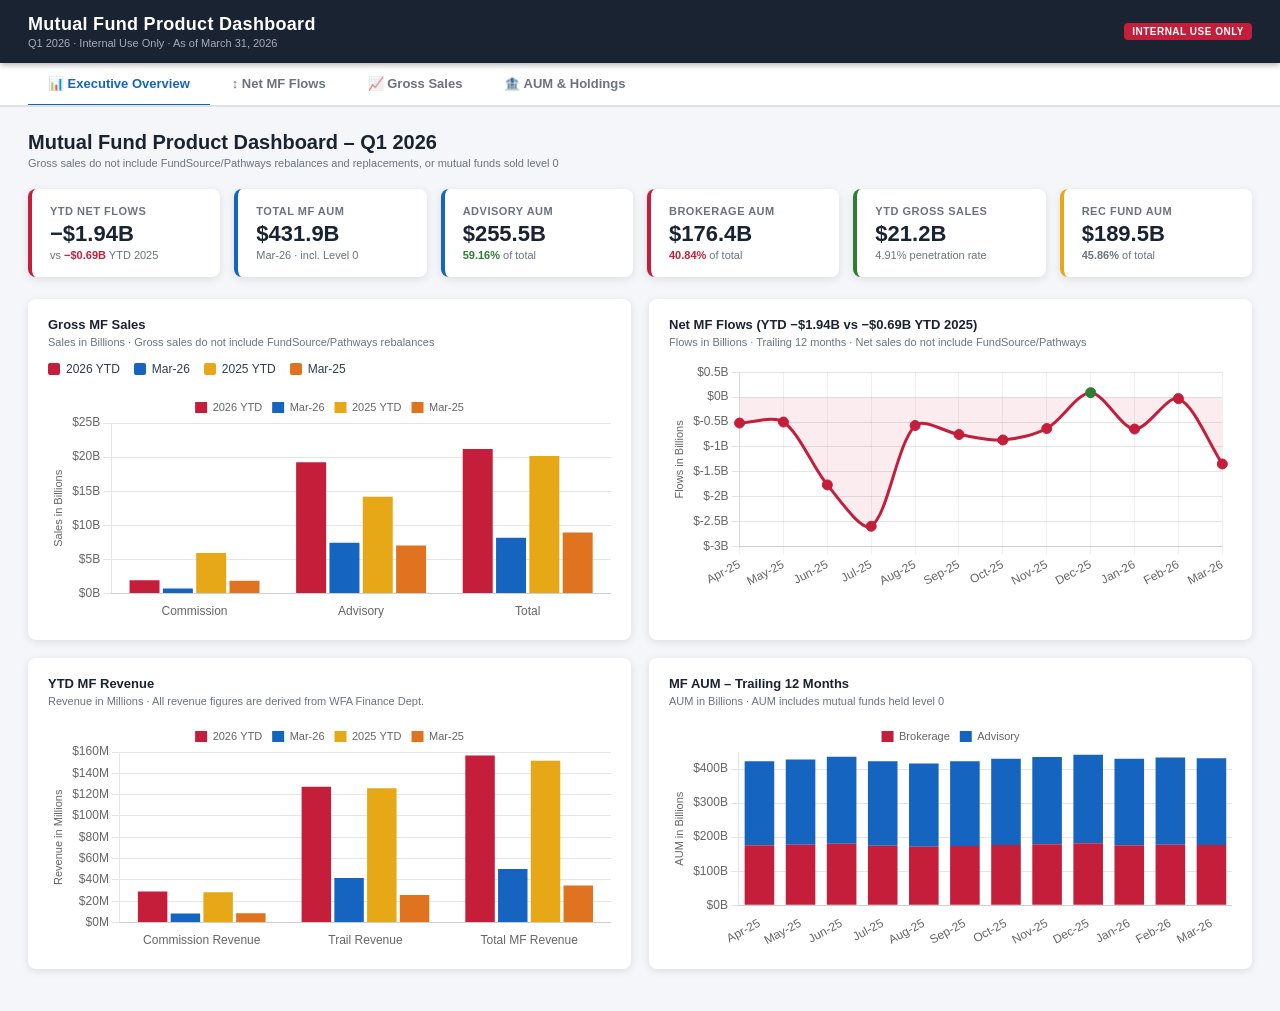
<file: web-dashboard/index.html>
<!DOCTYPE html>
<html lang="en">
<head>
  <meta charset="UTF-8">
  <meta name="viewport" content="width=device-width, initial-scale=1.0">
  <title>Mutual Fund Product Dashboard – Q1 2026</title>
  <link rel="stylesheet" href="css/dashboard.css">
  <script src="js/chart.umd.min.js"></script>
</head>
<body>

<!-- ═══ HEADER ═══════════════════════════════════════════════════════════════ -->
<header class="header">
  <div>
    <div class="header-title">Mutual Fund Product Dashboard</div>
    <div class="header-sub">Q1 2026 · Internal Use Only · As of March 31, 2026</div>
  </div>
  <div class="header-badge">INTERNAL USE ONLY</div>
</header>

<!-- ═══ NAV ══════════════════════════════════════════════════════════════════ -->
<nav class="nav">
  <button class="nav-btn active" data-page="p1">📊 Executive Overview</button>
  <button class="nav-btn"        data-page="p2">↕ Net MF Flows</button>
  <button class="nav-btn"        data-page="p3">📈 Gross Sales</button>
  <button class="nav-btn"        data-page="p4">🏦 AUM &amp; Holdings</button>
</nav>

<!-- ═══════════════════════════════════════════════════════════════════════════
     PAGE 1 — EXECUTIVE OVERVIEW
═══════════════════════════════════════════════════════════════════════════════ -->
<div id="p1" class="page active">
  <div class="page-header">
    <div>
      <div class="page-title">Mutual Fund Product Dashboard – Q1 2026</div>
      <div class="page-note">Gross sales do not include FundSource/Pathways rebalances and replacements, or mutual funds sold level 0</div>
    </div>
  </div>

  <!-- KPI row -->
  <div class="kpi-row">
    <div class="kpi-card red">
      <div class="kpi-label">YTD Net Flows</div>
      <div class="kpi-value">−$1.94B</div>
      <div class="kpi-sub">vs <span class="kpi-badge neg">−$0.69B</span> YTD 2025</div>
    </div>
    <div class="kpi-card">
      <div class="kpi-label">Total MF AUM</div>
      <div class="kpi-value">$431.9B</div>
      <div class="kpi-sub">Mar-26 · incl. Level 0</div>
    </div>
    <div class="kpi-card">
      <div class="kpi-label">Advisory AUM</div>
      <div class="kpi-value">$255.5B</div>
      <div class="kpi-sub"><span class="kpi-badge pos">59.16%</span> of total</div>
    </div>
    <div class="kpi-card red">
      <div class="kpi-label">Brokerage AUM</div>
      <div class="kpi-value">$176.4B</div>
      <div class="kpi-sub"><span class="kpi-badge neg">40.84%</span> of total</div>
    </div>
    <div class="kpi-card green">
      <div class="kpi-label">YTD Gross Sales</div>
      <div class="kpi-value">$21.2B</div>
      <div class="kpi-sub">4.91% penetration rate</div>
    </div>
    <div class="kpi-card gold">
      <div class="kpi-label">Rec Fund AUM</div>
      <div class="kpi-value">$189.5B</div>
      <div class="kpi-sub"><span class="kpi-badge">45.86%</span> of total</div>
    </div>
  </div>

  <!-- 2×2 Chart grid -->
  <div class="chart-grid-2x2">

    <div class="card">
      <div class="card-title">Gross MF Sales</div>
      <div class="card-sub">Sales in Billions · Gross sales do not include FundSource/Pathways rebalances</div>
      <div class="legend">
        <div class="legend-item"><div class="legend-dot" style="background:#C41E3A"></div>2026 YTD</div>
        <div class="legend-item"><div class="legend-dot" style="background:#1565C0"></div>Mar-26</div>
        <div class="legend-item"><div class="legend-dot" style="background:#E6A817"></div>2025 YTD</div>
        <div class="legend-item"><div class="legend-dot" style="background:#E07320"></div>Mar-25</div>
      </div>
      <div class="chart-wrap"><canvas id="chartGross"></canvas></div>
    </div>

    <div class="card">
      <div class="card-title">Net MF Flows (YTD −$1.94B vs −$0.69B YTD 2025)</div>
      <div class="card-sub">Flows in Billions · Trailing 12 months · Net sales do not include FundSource/Pathways</div>
      <div class="chart-wrap"><canvas id="chartNetFlows"></canvas></div>
    </div>

    <div class="card">
      <div class="card-title">YTD MF Revenue</div>
      <div class="card-sub">Revenue in Millions · All revenue figures are derived from WFA Finance Dept.</div>
      <div class="chart-wrap"><canvas id="chartRevenue"></canvas></div>
    </div>

    <div class="card">
      <div class="card-title">MF AUM – Trailing 12 Months</div>
      <div class="card-sub">AUM in Billions · AUM includes mutual funds held level 0</div>
      <div class="chart-wrap"><canvas id="chartAUM"></canvas></div>
    </div>

  </div><!-- /chart-grid -->
</div><!-- /p1 -->

<!-- ═══════════════════════════════════════════════════════════════════════════
     PAGE 2 — NET MF FLOWS
═══════════════════════════════════════════════════════════════════════════════ -->
<div id="p2" class="page">
  <div class="page-header">
    <div>
      <div class="page-title">Overall MF Net – Q1 2026</div>
      <div class="page-note">All data excludes 529s and SMA share classes. This tab includes exchanges.</div>
    </div>
  </div>

  <!-- Morningstar Category -->
  <div class="table-pair">
    <div class="table-section">
      <div class="table-header">
        <div>
          <div class="table-title">Morningstar Category Inflows YTD</div>
          <div class="table-sub">Sorted by largest YTD net inflow</div>
        </div>
        <span class="flow-badge inflow">▲ Inflows</span>
      </div>
      <div class="table-wrap">
        <table>
          <thead>
            <tr>
              <th>#</th><th>Morningstar Category</th>
              <th class="right">YTD Net</th><th class="right">AUM</th><th class="right">Flows%</th>
            </tr>
          </thead>
          <tbody id="tblNetMstarIn"></tbody>
        </table>
      </div>
    </div>
    <div class="table-section">
      <div class="table-header">
        <div>
          <div class="table-title">Morningstar Category Outflows YTD</div>
          <div class="table-sub">Sorted by largest YTD net outflow</div>
        </div>
        <span class="flow-badge outflow">▼ Outflows</span>
      </div>
      <div class="table-wrap">
        <table>
          <thead>
            <tr>
              <th>#</th><th>Morningstar Category</th>
              <th class="right">YTD Net</th><th class="right">AUM</th><th class="right">Flows%</th>
            </tr>
          </thead>
          <tbody id="tblNetMstarOut"></tbody>
        </table>
      </div>
    </div>
  </div>

  <!-- Fund Family -->
  <div class="table-pair">
    <div class="table-section">
      <div class="table-header">
        <div>
          <div class="table-title">Fund Family Inflows YTD</div>
          <div class="table-sub">Sorted by largest YTD net inflow</div>
        </div>
        <span class="flow-badge inflow">▲ Inflows</span>
      </div>
      <div class="table-wrap">
        <table>
          <thead>
            <tr><th>#</th><th>Fund Family</th><th class="right">YTD Net</th><th class="right">AUM</th><th class="right">Flows%</th></tr>
          </thead>
          <tbody id="tblNetFamIn"></tbody>
        </table>
      </div>
    </div>
    <div class="table-section">
      <div class="table-header">
        <div>
          <div class="table-title">Fund Family Outflows YTD</div>
          <div class="table-sub">Sorted by largest YTD net outflow</div>
        </div>
        <span class="flow-badge outflow">▼ Outflows</span>
      </div>
      <div class="table-wrap">
        <table>
          <thead>
            <tr><th>#</th><th>Fund Family</th><th class="right">YTD Net</th><th class="right">AUM</th><th class="right">Flows%</th></tr>
          </thead>
          <tbody id="tblNetFamOut"></tbody>
        </table>
      </div>
    </div>
  </div>

  <!-- Individual Funds -->
  <div class="table-pair">
    <div class="table-section">
      <div class="table-header">
        <div>
          <div class="table-title">Individual Fund Inflows YTD</div>
          <div class="table-sub">Largest inflows by AUM</div>
        </div>
        <span class="flow-badge inflow">▲ Inflows</span>
      </div>
      <div class="table-wrap">
        <table>
          <thead>
            <tr><th>#</th><th>Fund Name</th><th class="right">YTD Net</th><th class="right">AUM</th><th class="right">Flows%</th></tr>
          </thead>
          <tbody id="tblNetFundIn"></tbody>
        </table>
      </div>
    </div>
    <div class="table-section">
      <div class="table-header">
        <div>
          <div class="table-title">Individual Fund Outflows YTD</div>
          <div class="table-sub">Largest outflows by AUM</div>
        </div>
        <span class="flow-badge outflow">▼ Outflows</span>
      </div>
      <div class="table-wrap">
        <table>
          <thead>
            <tr><th>#</th><th>Fund Name</th><th class="right">YTD Net</th><th class="right">AUM</th><th class="right">Flows%</th></tr>
          </thead>
          <tbody id="tblNetFundOut"></tbody>
        </table>
      </div>
    </div>
  </div>

</div><!-- /p2 -->

<!-- ═══════════════════════════════════════════════════════════════════════════
     PAGE 3 — GROSS SALES
═══════════════════════════════════════════════════════════════════════════════ -->
<div id="p3" class="page">
  <div class="page-header">
    <div>
      <div class="page-title">Mutual Fund Product Dashboard – Gross Sales Q1 2026</div>
      <div class="page-note">All data excludes 529s, SMA share classes. This tab includes exchanges.</div>
    </div>
  </div>

  <!-- Broad category chart + table -->
  <div class="table-pair" style="margin-bottom:18px">
    <div class="card" style="padding:18px 20px">
      <div class="card-title">Broad Asset Class Gross Sales 2026</div>
      <div class="card-sub">Monthly gross sales by broad asset class · in Millions</div>
      <div class="chart-wrap" style="height:280px"><canvas id="chartBroadGross"></canvas></div>
    </div>

    <div class="table-section">
      <div class="table-header">
        <div class="table-title">Broad Asset Class Gross Sales YTD</div>
      </div>
      <div class="table-wrap">
        <table>
          <thead>
            <tr>
              <th>Asset Class</th><th class="right">Jan</th><th class="right">Feb</th>
              <th class="right">Mar</th><th class="right">YTD Gross</th>
              <th class="right">Mar AUM</th><th class="right">YTD S/AUM%</th>
            </tr>
          </thead>
          <tbody id="tblBroadCat"></tbody>
          <tfoot id="tblBroadCatTotal"></tfoot>
        </table>
      </div>
    </div>
  </div>

  <!-- Morningstar Category gross -->
  <div class="table-section" style="margin-bottom:18px">
    <div class="table-header">
      <div>
        <div class="table-title">Overall MF Gross – Morningstar Category YTD</div>
        <div class="table-sub">Sorted by YTD gross sales descending</div>
      </div>
    </div>
    <div class="table-wrap">
      <table>
        <thead>
          <tr><th>#</th><th>Morningstar Category</th><th class="right">YTD Gross</th><th class="right">March AUM</th><th class="right">YTD Sales/AUM%</th></tr>
        </thead>
        <tbody id="tblGrossMstar"></tbody>
      </table>
    </div>
  </div>

  <!-- Fund family gross -->
  <div class="table-pair">
    <div class="table-section">
      <div class="table-header">
        <div class="table-title">Overall MF Gross – Fund Family YTD</div>
      </div>
      <div class="table-wrap">
        <table>
          <thead>
            <tr><th>#</th><th>Fund Family</th><th class="right">YTD Gross</th><th class="right">March AUM</th><th class="right">YTD S/AUM%</th></tr>
          </thead>
          <tbody id="tblGrossFamily"></tbody>
        </table>
      </div>
    </div>
    <div class="table-section">
      <div class="table-header">
        <div>
          <div class="table-title">Channel Summary</div>
          <div class="table-sub">Advisory vs Brokerage split</div>
        </div>
      </div>
      <div class="table-wrap">
        <table>
          <thead>
            <tr><th>Channel</th><th class="right">Total AUM</th><th class="right">Advisory</th><th class="right">Adv%</th><th class="right">Brokerage</th><th class="right">Brok%</th></tr>
          </thead>
          <tbody>
            <tr><td>PCG</td>  <td class="right">$208.7B</td><td class="right val-pos">$120.4B</td><td class="right">57.67%</td><td class="right val-neg">$88.4B</td><td class="right">42.33%</td></tr>
            <tr><td>WBS</td>  <td class="right">$102.3B</td><td class="right val-pos">$64.2B</td> <td class="right">62.73%</td><td class="right val-neg">$38.1B</td><td class="right">37.27%</td></tr>
            <tr><td>FINET</td><td class="right">$100.9B</td><td class="right val-pos">$69.7B</td> <td class="right">69.01%</td><td class="right val-neg">$31.3B</td><td class="right">30.99%</td></tr>
            <tr><td>WFAS</td> <td class="right">$9.8B</td>  <td class="right val-pos">$2.2B</td>  <td class="right">13.85%</td><td class="right val-neg">$8.5B</td> <td class="right">86.15%</td></tr>
            <tr style="font-weight:700;background:#f8f9fb">
              <td>Total</td>  <td class="right">$431.9B</td><td class="right">$255.5B</td><td class="right">59.16%</td><td class="right">$176.4B</td><td class="right">40.84%</td>
            </tr>
          </tbody>
        </table>
      </div>
    </div>
  </div>

  <div class="disclaimer">All data excludes 529s and SMA share classes. This tab includes exchanges. Advisory YTD gross includes FS rebalances &amp; replacements (shown in red in source Excel).</div>
</div><!-- /p3 -->

<!-- ═══════════════════════════════════════════════════════════════════════════
     PAGE 4 — AUM & HOLDINGS
═══════════════════════════════════════════════════════════════════════════════ -->
<div id="p4" class="page">
  <div class="page-header">
    <div>
      <div class="page-title">MF AUM &amp; Top Holdings – March 2026</div>
      <div class="page-note">All data excludes 529s and SMA share classes. Includes exchanges.</div>
    </div>
  </div>

  <!-- KPI row -->
  <div class="kpi-row" style="grid-template-columns:repeat(4,1fr)">
    <div class="kpi-card">
      <div class="kpi-label">Total MF AUM</div>
      <div class="kpi-value">$431.9B</div>
      <div class="kpi-sub">All MF Assets (non-level 0)</div>
    </div>
    <div class="kpi-card">
      <div class="kpi-label">Advisory AUM</div>
      <div class="kpi-value">$255.5B</div>
      <div class="kpi-sub">59.16% of total</div>
    </div>
    <div class="kpi-card red">
      <div class="kpi-label">Brokerage AUM</div>
      <div class="kpi-value">$176.4B</div>
      <div class="kpi-sub">40.84% of total</div>
    </div>
    <div class="kpi-card green">
      <div class="kpi-label">Rec Fund AUM</div>
      <div class="kpi-value">$189.5B</div>
      <div class="kpi-sub">45.86% of total · non-FS: $94.4B</div>
    </div>
  </div>

  <!-- Channel cards -->
  <div id="channelCards" class="channel-grid"></div>

  <!-- Top Holdings table -->
  <div class="table-section">
    <div class="table-header">
      <div>
        <div class="table-title">Top MF Holdings by WFA AUM – March 2026</div>
        <div class="table-sub">Sorted by WFA AUM descending · includes all share classes</div>
      </div>
    </div>
    <div class="table-wrap">
      <table>
        <thead>
          <tr>
            <th>#</th>
            <th>Fund Name</th>
            <th>Family</th>
            <th>Morningstar Category</th>
            <th class="right">WFA AUM</th>
            <th class="right">Fund AUM (Industry)</th>
            <th class="right">WFA Ownership%</th>
            <th class="right">Mar-26 Net</th>
            <th class="right">YTD Net</th>
          </tr>
        </thead>
        <tbody id="tblTopHoldings"></tbody>
      </table>
    </div>
  </div>

</div><!-- /p4 -->

<!-- ─── Scripts ─────────────────────────────────────────────────────────────── -->
<script src="js/data.js"></script>
<script src="js/charts.js"></script>
<script src="js/tables.js"></script>
<script>
  // ── Navigation ──────────────────────────────────────────────────────────────
  let charts = {};
  document.querySelectorAll(".nav-btn").forEach(btn => {
    btn.addEventListener("click", () => {
      document.querySelectorAll(".nav-btn").forEach(b => b.classList.remove("active"));
      document.querySelectorAll(".page").forEach(p => p.classList.remove("active"));
      btn.classList.add("active");
      document.getElementById(btn.dataset.page).classList.add("active");
    });
  });

  // ── Init charts (Page 1) ────────────────────────────────────────────────────
  charts.gross    = buildGrossSalesChart();
  charts.netFlows = buildNetFlowsChart();
  charts.revenue  = buildRevenueChart();
  charts.aum      = buildAUMChart();

  // ── Init tables ─────────────────────────────────────────────────────────────
  buildNetMstarTable();
  buildNetFamilyTable();
  buildNetFundTable();
  buildGrossMstarTable();
  buildGrossFamilyTable();
  buildBroadCategoryTable();
  buildTopHoldingsTable();
  buildChannelCards();

  // ── Build broad gross chart after tables ─────────────────────────────────────
  charts.broadGross = buildBroadGrossChart();
</script>
</body>
</html>
</file>
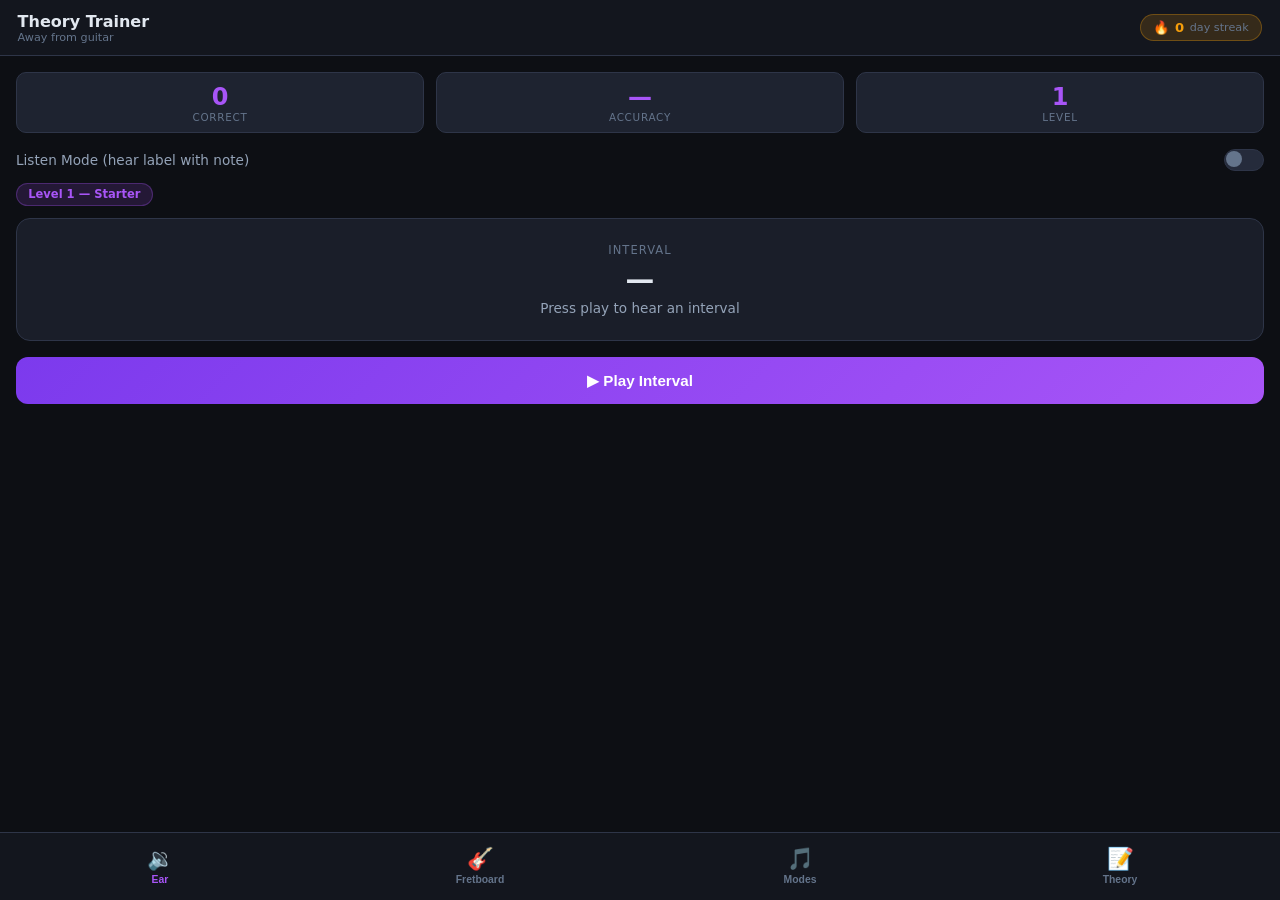
<file: Guitar-Music-Theory-Roadmap/learn.html>
<!DOCTYPE html>
<html lang="en">
<head>
  <meta charset="UTF-8" />
  <meta name="viewport" content="width=device-width, initial-scale=1.0, maximum-scale=1.0, user-scalable=no" />
  <title>Guitar Theory — Daily Trainer</title>
  <style>
    *, *::before, *::after { box-sizing: border-box; margin: 0; padding: 0; -webkit-tap-highlight-color: transparent; }
    :root {
      --bg: #0d0f14; --bg2: #13161e; --bg3: #1a1e29;
      --surface: #1e2330; --surface2: #252b3b; --border: #2e3548;
      --text: #e2e8f0; --text2: #94a3b8; --text3: #64748b;
      --accent: #7c3aed; --accent2: #a855f7;
      --gold: #f59e0b; --green: #10b981; --red: #ef4444; --cyan: #06b6d4;
      --nav-h: 68px; --header-h: 56px;
    }
    html, body { height: 100%; overflow: hidden; background: var(--bg); color: var(--text); font-family: 'Segoe UI', system-ui, sans-serif; }

    /* ── App shell ── */
    #app { display: flex; flex-direction: column; height: 100dvh; overflow: hidden; }

    header {
      height: var(--header-h); flex-shrink: 0;
      display: flex; align-items: center; justify-content: space-between;
      padding: 0 1.1rem;
      background: var(--bg2); border-bottom: 1px solid var(--border);
    }
    .header-title { font-weight: 800; font-size: 1rem; }
    .header-sub { font-size: .7rem; color: var(--text3); }
    .streak-badge {
      display: flex; align-items: center; gap: .35rem;
      background: rgba(245,158,11,.15); border: 1px solid rgba(245,158,11,.3);
      border-radius: 999px; padding: .3rem .8rem;
      font-size: .82rem; font-weight: 700; color: var(--gold);
    }

    .panels { flex: 1; overflow-y: auto; overflow-x: hidden; }
    .panel { display: none; padding: 1rem; min-height: 100%; }
    .panel.active { display: block; }

    /* ── Bottom nav ── */
    .bottom-nav {
      height: var(--nav-h); flex-shrink: 0;
      display: flex;
      background: var(--bg2); border-top: 1px solid var(--border);
      padding-bottom: env(safe-area-inset-bottom, 0);
    }
    .nav-btn {
      flex: 1; display: flex; flex-direction: column; align-items: center; justify-content: center;
      gap: .25rem; background: none; border: none; color: var(--text3);
      font-size: .65rem; font-weight: 600; cursor: pointer;
      transition: color .15s; padding: .5rem;
    }
    .nav-btn .nav-icon { font-size: 1.35rem; line-height: 1; }
    .nav-btn.active { color: var(--accent2); }

    /* ── Shared card ── */
    .card {
      background: var(--surface); border: 1px solid var(--border);
      border-radius: 14px; padding: 1.1rem;
      margin-bottom: 1rem;
    }
    .card-title { font-size: .7rem; text-transform: uppercase; letter-spacing: .09em; color: var(--text3); font-weight: 700; margin-bottom: .6rem; }

    /* ── Score strip ── */
    .score-strip {
      display: flex; gap: .75rem; margin-bottom: 1rem;
    }
    .score-box {
      flex: 1; background: var(--surface); border: 1px solid var(--border);
      border-radius: 10px; padding: .6rem; text-align: center;
    }
    .score-box .val { font-size: 1.5rem; font-weight: 900; color: var(--accent2); }
    .score-box .lbl { font-size: .65rem; color: var(--text3); text-transform: uppercase; letter-spacing: .07em; }

    /* ── Big display ── */
    .big-display {
      background: var(--bg3); border: 1px solid var(--border);
      border-radius: 14px; padding: 1.5rem; text-align: center;
      margin-bottom: 1rem;
    }
    .big-display .big-label { font-size: .72rem; color: var(--text3); text-transform: uppercase; letter-spacing: .09em; margin-bottom: .35rem; }
    .big-display .big-value { font-size: 1.8rem; font-weight: 900; color: var(--text); }
    .big-display .big-sub { font-size: .85rem; color: var(--text2); margin-top: .25rem; }

    /* ── Answer grid ── */
    .answer-grid { display: grid; grid-template-columns: 1fr 1fr; gap: .6rem; margin-bottom: 1rem; }
    .answer-btn {
      padding: 1rem .5rem; background: var(--surface2); border: 2px solid var(--border);
      border-radius: 12px; color: var(--text); font-size: .9rem; font-weight: 600;
      cursor: pointer; transition: all .15s; min-height: 56px;
    }
    .answer-btn:active { transform: scale(.97); }
    .answer-btn.correct { background: rgba(16,185,129,.2); border-color: var(--green); color: var(--green); }
    .answer-btn.wrong   { background: rgba(239,68,68,.15); border-color: var(--red);   color: var(--red);   }
    .answer-btn:disabled { opacity: .6; cursor: default; }

    /* ── Action button ── */
    .action-btn {
      width: 100%; padding: .9rem; border: none; border-radius: 12px;
      font-size: .95rem; font-weight: 700; cursor: pointer;
      background: linear-gradient(135deg, var(--accent), var(--accent2));
      color: #fff; transition: opacity .15s; margin-bottom: .75rem;
    }
    .action-btn:active { opacity: .85; }
    .action-btn.secondary {
      background: var(--surface2); border: 1px solid var(--border); color: var(--text2);
    }

    /* ── Feedback banner ── */
    .feedback {
      text-align: center; font-size: 1rem; font-weight: 700;
      padding: .6rem; border-radius: 10px; margin-bottom: .75rem;
      transition: opacity .3s;
    }
    .feedback.correct { background: rgba(16,185,129,.15); color: var(--green); }
    .feedback.wrong   { background: rgba(239,68,68,.12);  color: var(--red);   }
    .feedback.hidden  { opacity: 0; pointer-events: none; }

    /* ── Ear: listen mode toggle ── */
    .toggle-row { display: flex; align-items: center; justify-content: space-between; margin-bottom: .75rem; font-size: .85rem; color: var(--text2); }
    .toggle { position: relative; width: 40px; height: 22px; }
    .toggle input { opacity: 0; width: 0; height: 0; }
    .toggle-track {
      position: absolute; inset: 0; background: var(--surface2); border-radius: 999px;
      border: 1px solid var(--border); cursor: pointer; transition: background .2s;
    }
    .toggle-thumb {
      position: absolute; top: 2px; left: 2px; width: 16px; height: 16px;
      border-radius: 50%; background: var(--text3); transition: transform .2s, background .2s;
    }
    .toggle input:checked + .toggle-track { background: var(--accent); border-color: var(--accent); }
    .toggle input:checked ~ .toggle-thumb { transform: translateX(18px); background: #fff; }

    .level-badge {
      display: inline-block; padding: .2rem .7rem; border-radius: 999px;
      font-size: .72rem; font-weight: 700; background: rgba(168,85,247,.15);
      border: 1px solid rgba(168,85,247,.3); color: var(--accent2); margin-bottom: .75rem;
    }

    /* ── Fretboard: string indicator ── */
    .string-indicator {
      display: flex; gap: .4rem; justify-content: center;
      margin-bottom: .75rem; flex-wrap: wrap;
    }
    .str-dot {
      width: 32px; height: 32px; border-radius: 50%; background: var(--surface2);
      border: 2px solid var(--border); display: flex; align-items: center;
      justify-content: center; font-size: .7rem; font-weight: 700; color: var(--text3);
      cursor: pointer; transition: all .15s;
    }
    .str-dot.active { background: var(--accent); border-color: var(--accent); color: #fff; }

    /* ── Modes: flashcard ── */
    .flashcard-wrap { perspective: 1000px; margin-bottom: 1rem; }
    .flashcard {
      position: relative; height: 240px;
      transform-style: preserve-3d; transition: transform .45s ease;
      cursor: pointer;
    }
    .flashcard.flipped { transform: rotateY(180deg); }
    .card-face {
      position: absolute; inset: 0; backface-visibility: hidden;
      border-radius: 16px; display: flex; flex-direction: column;
      align-items: center; justify-content: center; padding: 1.5rem; text-align: center;
      border: 2px solid var(--border);
    }
    .card-front { background: var(--surface); }
    .card-back  { background: var(--bg3); transform: rotateY(180deg); }

    .mode-number { font-size: .72rem; color: var(--text3); text-transform: uppercase; letter-spacing: .1em; margin-bottom: .5rem; }
    .mode-name-big { font-size: 2.4rem; font-weight: 900; margin-bottom: .5rem; }
    .mode-feel-tag {
      display: inline-block; padding: .25rem .8rem; border-radius: 999px;
      font-size: .78rem; border: 1px solid currentColor; opacity: .7;
    }
    .tap-hint { position: absolute; bottom: .75rem; right: .9rem; font-size: .68rem; color: var(--text3); }

    .mode-formula { font-family: monospace; font-size: .95rem; color: var(--accent2); margin-bottom: .6rem; }
    .mode-degrees { font-size: .82rem; color: var(--text2); margin-bottom: .5rem; font-family: monospace; }
    .mode-chord-label { font-size: .72rem; color: var(--text3); margin-bottom: .2rem; }
    .mode-chord-val { font-size: 1rem; font-weight: 700; margin-bottom: .6rem; }
    .mode-haken-tag {
      font-size: .75rem; padding: .2rem .6rem; border-radius: 999px;
      background: rgba(245,158,11,.1); border: 1px solid rgba(245,158,11,.3); color: var(--gold);
    }

    .mode-nav { display: flex; gap: .6rem; margin-bottom: .75rem; }
    .mode-nav-btn {
      flex: 1; padding: .7rem; border-radius: 10px; border: 1px solid var(--border);
      background: var(--surface2); color: var(--text2); font-size: .9rem;
      font-weight: 700; cursor: pointer; transition: all .15s;
    }
    .mode-nav-btn:active { background: var(--accent); border-color: var(--accent); color: #fff; }
    .mode-dots { display: flex; justify-content: center; gap: .4rem; margin-bottom: .75rem; }
    .mode-dot { width: 8px; height: 8px; border-radius: 50%; background: var(--surface2); border: 1px solid var(--border); transition: all .2s; }
    .mode-dot.active { background: var(--accent2); border-color: var(--accent2); }

    /* ── Theory ── */
    .progress-bar-wrap { height: 4px; background: var(--surface2); border-radius: 2px; margin-bottom: 1rem; }
    .progress-bar-fill { height: 100%; border-radius: 2px; background: var(--accent2); transition: width .3s; }
    .q-text { font-size: 1.05rem; font-weight: 600; line-height: 1.5; margin-bottom: 1.25rem; color: var(--text); }
    .q-counter { font-size: .75rem; color: var(--text3); margin-bottom: .5rem; }

    .result-screen { text-align: center; padding: 2rem 1rem; }
    .result-emoji { font-size: 3.5rem; margin-bottom: .75rem; }
    .result-score { font-size: 2.5rem; font-weight: 900; color: var(--accent2); margin-bottom: .5rem; }
    .result-msg { color: var(--text2); margin-bottom: 1.75rem; }

    /* ── Animations ── */
    @keyframes pop { 0%,100%{transform:scale(1)} 50%{transform:scale(1.08)} }
    .pop { animation: pop .25s ease; }
  </style>
</head>
<body>
<div id="app">

  <header>
    <div>
      <div class="header-title">Theory Trainer</div>
      <div class="header-sub">Away from guitar</div>
    </div>
    <div class="streak-badge">
      <span>&#128293;</span>
      <span id="streak-count">0</span>
      <span style="font-size:.7rem;font-weight:400;color:var(--text3)">day streak</span>
    </div>
  </header>

  <div class="panels">

    <!-- ──────── EAR TRAINING ──────── -->
    <div class="panel active" id="panel-ear">
      <div class="score-strip">
        <div class="score-box"><div class="val" id="ear-correct">0</div><div class="lbl">Correct</div></div>
        <div class="score-box"><div class="val" id="ear-pct">—</div><div class="lbl">Accuracy</div></div>
        <div class="score-box"><div class="val" id="ear-level">1</div><div class="lbl">Level</div></div>
      </div>

      <div class="toggle-row">
        <span>Listen Mode (hear label with note)</span>
        <label class="toggle">
          <input type="checkbox" id="listen-mode-toggle">
          <div class="toggle-track"></div>
          <div class="toggle-thumb"></div>
        </label>
      </div>

      <div class="level-badge" id="ear-level-badge">Level 1 — Starter Intervals</div>

      <div class="big-display" id="ear-display">
        <div class="big-label">Interval</div>
        <div class="big-value" id="ear-interval-name">—</div>
        <div class="big-sub" id="ear-interval-sub">Press play to hear an interval</div>
      </div>

      <button class="action-btn" id="ear-play-btn" onclick="earPlay()">&#9654; Play Interval</button>

      <div class="feedback hidden" id="ear-feedback">—</div>

      <div class="answer-grid" id="ear-answers"></div>
    </div>

    <!-- ──────── FRETBOARD QUIZ ──────── -->
    <div class="panel" id="panel-fret">
      <div class="score-strip">
        <div class="score-box"><div class="val" id="fret-correct">0</div><div class="lbl">Correct</div></div>
        <div class="score-box"><div class="val" id="fret-pct">—</div><div class="lbl">Accuracy</div></div>
        <div class="score-box"><div class="val" id="fret-total">0</div><div class="lbl">Answered</div></div>
      </div>

      <div class="card">
        <div class="card-title">Focus on strings (tap to toggle)</div>
        <div class="string-indicator" id="string-filter"></div>
      </div>

      <div class="big-display">
        <div class="big-label">What note is here?</div>
        <div class="big-value" id="fret-position">—</div>
        <div class="big-sub" id="fret-hint">String &amp; fret position</div>
      </div>

      <div class="feedback hidden" id="fret-feedback">—</div>
      <div class="answer-grid" id="fret-answers"></div>
    </div>

    <!-- ──────── MODES ──────── -->
    <div class="panel" id="panel-modes">
      <div class="card" style="margin-bottom:.75rem">
        <div class="card-title">Study or Quiz</div>
        <div style="display:flex;gap:.6rem">
          <button class="action-btn" style="margin:0;flex:1" onclick="setModeView('study')" id="mode-study-btn">&#128218; Flashcards</button>
          <button class="action-btn secondary" style="margin:0;flex:1" onclick="setModeView('quiz')" id="mode-quiz-btn">&#129504; Quiz Me</button>
        </div>
      </div>

      <!-- STUDY MODE -->
      <div id="modes-study">
        <div class="flashcard-wrap" onclick="flipModeCard()">
          <div class="flashcard" id="flashcard">
            <div class="card-face card-front" id="card-front">
              <div class="mode-number" id="card-num">1 of 7</div>
              <div class="mode-name-big" id="card-mode-name">Ionian</div>
              <div class="mode-feel-tag" id="card-feel-tag">Bright &amp; resolved</div>
              <div class="tap-hint">tap to flip</div>
            </div>
            <div class="card-face card-back" id="card-back">
              <div class="mode-formula" id="card-formula">W W H W W W H</div>
              <div class="mode-degrees" id="card-degrees">1 2 3 4 5 6 7</div>
              <div class="mode-chord-label">Characteristic chord</div>
              <div class="mode-chord-val" id="card-chord">maj7</div>
              <div class="mode-haken-tag" id="card-haken">Tonal home base</div>
              <div class="tap-hint">tap to flip</div>
            </div>
          </div>
        </div>
        <div class="mode-dots" id="mode-dots"></div>
        <div class="mode-nav">
          <button class="mode-nav-btn" onclick="prevMode()">&#8592; Prev</button>
          <button class="mode-nav-btn" onclick="nextMode()">Next &#8594;</button>
        </div>
        <div class="card">
          <div class="card-title">Memory hook</div>
          <div style="font-size:.88rem;color:var(--text2)" id="card-hook">—</div>
        </div>
      </div>

      <!-- QUIZ MODE -->
      <div id="modes-quiz" style="display:none">
        <div class="big-display">
          <div class="big-label" id="mq-prompt-label">Name the mode</div>
          <div class="big-value" id="mq-prompt" style="font-size:1.1rem">—</div>
        </div>
        <div class="score-strip" style="margin-bottom:.75rem">
          <div class="score-box"><div class="val" id="mq-correct">0</div><div class="lbl">Correct</div></div>
          <div class="score-box"><div class="val" id="mq-total">0</div><div class="lbl">Answered</div></div>
        </div>
        <div class="feedback hidden" id="mq-feedback">—</div>
        <div class="answer-grid" id="mq-answers"></div>
      </div>
    </div>

    <!-- ──────── THEORY QUIZ ──────── -->
    <div class="panel" id="panel-theory">
      <div id="theory-quiz-view">
        <div class="progress-bar-wrap"><div class="progress-bar-fill" id="theory-progress" style="width:0%"></div></div>
        <div class="q-counter" id="theory-counter">Question 1 / 10</div>
        <div class="q-text" id="theory-q">Loading…</div>
        <div class="feedback hidden" id="theory-feedback">—</div>
        <div class="answer-grid" id="theory-answers"></div>
      </div>
      <div id="theory-result-view" style="display:none" class="result-screen">
        <div class="result-emoji" id="result-emoji">🎸</div>
        <div class="result-score" id="result-score">7 / 10</div>
        <div class="result-msg" id="result-msg">Nice work!</div>
        <button class="action-btn" onclick="startTheoryQuiz()" style="max-width:280px;margin:0 auto">Play Again</button>
        <div style="margin-top:1rem;font-size:.8rem;color:var(--text3)">Score saved to your streak</div>
      </div>
    </div>

  </div><!-- /panels -->

  <nav class="bottom-nav">
    <button class="nav-btn active" data-tab="ear" onclick="switchTab('ear')">
      <span class="nav-icon">&#128265;</span>Ear
    </button>
    <button class="nav-btn" data-tab="fret" onclick="switchTab('fret')">
      <span class="nav-icon">&#127928;</span>Fretboard
    </button>
    <button class="nav-btn" data-tab="modes" onclick="switchTab('modes')">
      <span class="nav-icon">&#127925;</span>Modes
    </button>
    <button class="nav-btn" data-tab="theory" onclick="switchTab('theory')">
      <span class="nav-icon">&#128221;</span>Theory
    </button>
  </nav>

</div><!-- /app -->

<script>
'use strict';

// ── Data ───────────────────────────────────────────────────────
const CHROMATIC = ['C','C#','D','D#','E','F','F#','G','G#','A','A#','B'];
const NOTE_DISPLAY = ['C','C#','D','D#','E','F','F#','G','G#','A','A#','B'];

const INTERVALS = [
  { name: 'Unison',      semi: 0,  abbr: 'P1',  easy: true  },
  { name: 'Minor 2nd',   semi: 1,  abbr: 'm2',  easy: false },
  { name: 'Major 2nd',   semi: 2,  abbr: 'M2',  easy: true  },
  { name: 'Minor 3rd',   semi: 3,  abbr: 'm3',  easy: false },
  { name: 'Major 3rd',   semi: 4,  abbr: 'M3',  easy: true  },
  { name: 'Perfect 4th', semi: 5,  abbr: 'P4',  easy: true  },
  { name: 'Tritone',     semi: 6,  abbr: 'TT',  easy: false },
  { name: 'Perfect 5th', semi: 7,  abbr: 'P5',  easy: true  },
  { name: 'Minor 6th',   semi: 8,  abbr: 'm6',  easy: false },
  { name: 'Major 6th',   semi: 9,  abbr: 'M6',  easy: false },
  { name: 'Minor 7th',   semi: 10, abbr: 'm7',  easy: false },
  { name: 'Major 7th',   semi: 11, abbr: 'M7',  easy: false },
  { name: 'Octave',      semi: 12, abbr: 'P8',  easy: true  },
];

const STRINGS = [
  { name: 'Low E', num: 6, open: 4  },
  { name: 'A',     num: 5, open: 9  },
  { name: 'D',     num: 4, open: 2  },
  { name: 'G',     num: 3, open: 7  },
  { name: 'B',     num: 2, open: 11 },
  { name: 'High e',num: 1, open: 4  },
];

const MODES = [
  { name:'Ionian',      num:1, formula:'W W H W W W H', degrees:'1  2  3  4  5  6  7',   feel:'Bright, resolved, major', chord:'maj7',      color:'#f59e0b', haken:'Tonal home base',            hook:'"Do Re Mi" — the standard major scale sound' },
  { name:'Dorian',      num:2, formula:'W H W W W H W', degrees:'1  2  b3  4  5  6  b7', feel:'Minor but hopeful, jazzy', chord:'m7',        color:'#10b981', haken:'Common for minor vamps',      hook:'Think Santana "Oye Como Va" — minor with a lifted 6th' },
  { name:'Phrygian',    num:3, formula:'H W W W H W W', degrees:'1  b2  b3  4  5  b6  b7', feel:'Dark, Spanish, heavy', chord:'m7',          color:'#ef4444', haken:'Intense/dark passages',       hook:'The b2 (one-semitone step) is the Spanish/metal flavour' },
  { name:'Lydian',      num:4, formula:'W W W H W W H', degrees:'1  2  3  #4  5  6  7', feel:'Dreamy, ethereal, floating', chord:'maj7#11',   color:'#a855f7', haken:'Haken\'s signature ★★',      hook:'The #4 creates the floating, "film score" shimmer — think John Williams' },
  { name:'Mixolydian',  num:5, formula:'W W H W W H W', degrees:'1  2  3  4  5  6  b7', feel:'Bluesy, dominant, rock', chord:'dom7',          color:'#f97316', haken:'Rock/blues sections',         hook:'Major scale with a flattened 7th — the blues/rock backbone' },
  { name:'Aeolian',     num:6, formula:'W H W W H W W', degrees:'1  2  b3  4  5  b6  b7', feel:'Natural minor, melancholic', chord:'m7',       color:'#06b6d4', haken:'Emotional/cinematic arcs',   hook:'The standard "sad" minor scale — Em, Am, Dm all use this' },
  { name:'Locrian',     num:7, formula:'H W W H W W W', degrees:'1  b2  b3  4  b5  b6  b7', feel:'Unstable, tense, dissonant', chord:'m7b5',  color:'#6366f1', haken:'Tension/transition moments', hook:'Both b2 AND b5 make this inherently unstable — almost unusable as tonic' },
];

const MODE_QUIZ_TYPES = [
  { prompt: m => `Formula: ${m.formula}`,            label: 'Name this mode' },
  { prompt: m => `Degrees: ${m.degrees.trim()}`,     label: 'Name this mode' },
  { prompt: m => `"${m.feel}"`,                      label: 'Which mode fits this feel?' },
  { prompt: m => `Chord quality: ${m.chord}`,        label: 'Which mode uses this chord?' },
];

const THEORY_QS = [
  // Intervals
  { q:'How many semitones in a Perfect 5th?', opts:['5','6','7','8'], a:2 },
  { q:'How many semitones in a Major 3rd?', opts:['3','4','5','6'], a:1 },
  { q:'How many semitones in a Minor 7th?', opts:['9','10','11','12'], a:1 },
  { q:'A Tritone spans ___ semitones.', opts:['5','6','7','8'], a:1 },
  { q:'A Perfect 4th above C is?', opts:['E','F','G','Ab'], a:1 },
  { q:'How many semitones in an octave?', opts:['10','11','12','13'], a:2 },
  { q:'A Minor 3rd above E is?', opts:['F','F#','G','G#'], a:2 },
  { q:'A Major 2nd is ___ semitones.', opts:['1','2','3','4'], a:1 },
  // Modes
  { q:'Lydian is the ___ degree of the major scale.', opts:['2nd','3rd','4th','5th'], a:2 },
  { q:'Which mode has a b2 (flat 2)?', opts:['Dorian','Lydian','Phrygian','Mixolydian'], a:2 },
  { q:'Which mode is identical to the natural minor scale?', opts:['Phrygian','Dorian','Locrian','Aeolian'], a:3 },
  { q:'The characteristic note of Lydian (vs Ionian) is?', opts:['b3','#4','b7','#5'], a:1 },
  { q:'Haken\'s most-used mode for their signature "shimmer" is?', opts:['Dorian','Phrygian','Lydian','Mixolydian'], a:2 },
  { q:'Locrian has BOTH a b2 and a ___', opts:['b3','b4','b5','b6'], a:2 },
  { q:'Which mode is "minor but hopeful" with a raised 6th?', opts:['Phrygian','Aeolian','Dorian','Locrian'], a:2 },
  { q:'The dominant 7th chord (dom7) naturally comes from which mode?', opts:['Ionian','Lydian','Mixolydian','Dorian'], a:2 },
  // Chords
  { q:'A major triad contains which intervals?', opts:['1 b3 5','1 3 5','1 3 #5','1 b3 b5'], a:1 },
  { q:'A dominant 7th chord (dom7) contains?', opts:['1 3 5 7','1 3 5 b7','1 b3 5 b7','1 3 b5 b7'], a:1 },
  { q:'The chord built on the IVth degree of the major scale is?', opts:['minor','diminished','dominant','major'], a:3 },
  { q:'A maj7#11 chord is associated with which mode?', opts:['Mixolydian','Ionian','Lydian','Dorian'], a:2 },
  { q:'The II chord in a major key is?', opts:['major','minor','diminished','augmented'], a:1 },
  { q:'A minor 7 flat 5 chord (m7b5) is built on which scale degree?', opts:['5th','6th','7th','1st'], a:2 },
  // Rhythm
  { q:'In 7/8, the most common note grouping is?', opts:['3+4','2+2+3','1+6','4+3'], a:1 },
  { q:'5/4 can be felt as which groupings?', opts:['2+3 or 3+2','3+2 only','2+2+1','4+1'], a:0 },
  { q:'"3 against 2" (two rhythms fitting the same bar differently) is called?', opts:['Polymeter','Polytonality','Polyrhythm','Polyphony'], a:2 },
  { q:'Two instruments playing in DIFFERENT time signatures simultaneously is?', opts:['Polyrhythm','Polymeter','Hemiola','Syncopation'], a:1 },
  { q:'Metric modulation means?', opts:['Changing key','The tempo changes while pulse stays','Playing rubato','Adding more beats'], a:1 },
  // Theory
  { q:'The relative minor of C major is?', opts:['D minor','E minor','A minor','G minor'], a:2 },
  { q:'Modal interchange means borrowing chords from the?', opts:['Relative major','Parallel minor','Dominant key','Subdominant'], a:1 },
  { q:'The bVII chord in C major (borrowed) is?', opts:['Ab major','Bb major','Gb major','Eb major'], a:1 },
  { q:'Voice leading means moving chord tones by?', opts:['Large leaps','Half steps only','Smooth/stepwise motion','Random movement'], a:2 },
  { q:'Which interval creates the "Spanish" feel in Phrygian?', opts:['b3','b5','b2','b7'], a:2 },
  { q:'Quartal harmony means chords built in?', opts:['Thirds','Fourths','Fifths','Seconds'], a:1 },
];

// ── State ──────────────────────────────────────────────────────
const S = {
  activeTab: 'ear',
  ear: { correct: 0, total: 0, current: null, played: false, answered: false, listenMode: false },
  fret: { correct: 0, total: 0, current: null, answered: false, activeStrings: [0,1,2,3,4,5] },
  mode: { index: 0, flipped: false, view: 'study', qCurrent: null, qType: 0, qCorrect: 0, qTotal: 0, answered: false },
  theory: { qs: [], index: 0, correct: 0, answered: false, done: false },
  streak: 0,
  audioCtx: null,
};

// ── Storage ────────────────────────────────────────────────────
function loadStorage() {
  try {
    const d = JSON.parse(localStorage.getItem('gt-trainer') || '{}');
    S.ear.correct = d.earCorrect || 0;
    S.ear.total   = d.earTotal   || 0;
    S.fret.correct= d.fretCorrect|| 0;
    S.fret.total  = d.fretTotal  || 0;
    S.streak      = d.streak     || 0;
    const today = new Date().toDateString();
    if (d.lastDate !== today) {
      const yesterday = new Date(Date.now()-86400000).toDateString();
      if (d.lastDate !== yesterday) S.streak = 0;
      saveStorage(today);
    }
  } catch(e) {}
  document.getElementById('streak-count').textContent = S.streak;
}

function saveStorage(date) {
  try {
    localStorage.setItem('gt-trainer', JSON.stringify({
      earCorrect: S.ear.correct, earTotal: S.ear.total,
      fretCorrect: S.fret.correct, fretTotal: S.fret.total,
      streak: S.streak, lastDate: date || new Date().toDateString(),
    }));
  } catch(e) {}
}

function bumpStreak() {
  S.streak++;
  document.getElementById('streak-count').textContent = S.streak;
  saveStorage();
}

// ── Audio ──────────────────────────────────────────────────────
function getCtx() {
  if (!S.audioCtx) S.audioCtx = new (window.AudioContext || window.webkitAudioContext)();
  if (S.audioCtx.state === 'suspended') S.audioCtx.resume();
  return S.audioCtx;
}

function playNote(midi, duration, when) {
  const ctx = getCtx();
  const t = ctx.currentTime + (when || 0);
  const freq = 440 * Math.pow(2, (midi - 69) / 12);
  [1, 2, 3, 0.5].forEach((harmonic, i) => {
    const osc = ctx.createOscillator();
    const g   = ctx.createGain();
    osc.connect(g); g.connect(ctx.destination);
    osc.frequency.value = freq * harmonic;
    osc.type = 'sine';
    const vols = [0.38, 0.12, 0.06, 0.04];
    g.gain.setValueAtTime(0, t);
    g.gain.linearRampToValueAtTime(vols[i], t + 0.018);
    g.gain.exponentialRampToValueAtTime(vols[i] * 0.35, t + 0.12);
    g.gain.exponentialRampToValueAtTime(0.001, t + duration);
    osc.start(t); osc.stop(t + duration + 0.05);
  });
}

// ── Navigation ────────────────────────────────────────────────
function switchTab(tab) {
  S.activeTab = tab;
  document.querySelectorAll('.panel').forEach(p => p.classList.remove('active'));
  document.querySelectorAll('.nav-btn').forEach(b => b.classList.remove('active'));
  document.getElementById('panel-' + tab).classList.add('active');
  document.querySelector(`.nav-btn[data-tab="${tab}"]`).classList.add('active');
}

// ── Ear Training ──────────────────────────────────────────────
function earLevel() {
  const total = S.ear.correct;
  if (total < 12) return 1;
  if (total < 30) return 2;
  return 3;
}

function earPool() {
  const lvl = earLevel();
  if (lvl === 1) return INTERVALS.filter(i => i.easy);
  if (lvl === 2) return INTERVALS.filter(i => i.semi <= 7);
  return INTERVALS;
}

function shuffle(arr) {
  const a = [...arr];
  for (let i = a.length - 1; i > 0; i--) {
    const j = Math.floor(Math.random() * (i + 1));
    [a[i], a[j]] = [a[j], a[i]];
  }
  return a;
}

function earSetup() {
  S.ear.current = null;
  S.ear.played  = false;
  S.ear.answered= false;
  document.getElementById('ear-interval-name').textContent = '—';
  document.getElementById('ear-interval-sub').textContent  = 'Press play to hear an interval';
  document.getElementById('ear-play-btn').textContent = '▶ Play Interval';
  document.getElementById('ear-play-btn').disabled = false;
  setFeedback('ear-feedback', '', '');
  renderEarAnswers([], false);
  updateEarScore();
}

function earPlay() {
  const pool = earPool();
  S.ear.current = pool[Math.floor(Math.random() * pool.length)];
  S.ear.played = true;
  S.ear.answered = false;

  const root = 48 + Math.floor(Math.random() * 12);
  playNote(root, 1.0, 0);
  playNote(root + S.ear.current.semi, 1.0, 1.1);

  document.getElementById('ear-play-btn').textContent = '&#9654; Play Again';

  if (S.ear.listenMode) {
    document.getElementById('ear-interval-name').textContent = S.ear.current.name;
    document.getElementById('ear-interval-sub').textContent  = S.ear.current.abbr + ' — ' + S.ear.current.semi + ' semitones';
    setFeedback('ear-feedback', '', '');
    renderEarAnswers([], false);
  } else {
    document.getElementById('ear-interval-name').textContent = '?';
    document.getElementById('ear-interval-sub').textContent  = 'Identify the interval';
    renderEarAnswers(buildEarOptions(S.ear.current), true);
  }
}

function buildEarOptions(correct) {
  const pool = earPool().filter(i => i.name !== correct.name);
  const wrongs = shuffle(pool).slice(0, 3);
  return shuffle([correct, ...wrongs]);
}

function renderEarAnswers(opts, enabled) {
  const grid = document.getElementById('ear-answers');
  grid.innerHTML = '';
  opts.forEach(opt => {
    const btn = document.createElement('button');
    btn.className = 'answer-btn';
    btn.textContent = opt.name;
    btn.disabled = !enabled;
    btn.onclick = () => checkEarAnswer(opt, btn, opts);
    grid.appendChild(btn);
  });
}

function checkEarAnswer(opt, btn, allOpts) {
  if (S.ear.answered) return;
  S.ear.answered = true;
  S.ear.total++;

  const correct = opt.name === S.ear.current.name;
  if (correct) {
    S.ear.correct++;
    btn.classList.add('correct');
    setFeedback('ear-feedback', '✓ ' + S.ear.current.name + ' (' + S.ear.current.semi + ' semitones)', 'correct');
    btn.classList.add('pop');
  } else {
    btn.classList.add('wrong');
    // show correct
    document.querySelectorAll('#ear-answers .answer-btn').forEach(b => {
      if (b.textContent === S.ear.current.name) b.classList.add('correct');
    });
    setFeedback('ear-feedback', '✗ It was: ' + S.ear.current.name, 'wrong');
  }

  document.querySelectorAll('#ear-answers .answer-btn').forEach(b => b.disabled = true);
  document.getElementById('ear-play-btn').textContent = '▶ Next Interval';
  document.getElementById('ear-play-btn').onclick = () => { earSetup(); document.getElementById('ear-play-btn').onclick = earPlay; };
  updateEarScore();
  saveStorage();
}

function updateEarScore() {
  const lvl = earLevel();
  const levelNames = ['', '1 — Starter', '2 — Expanding', '3 — Full Range'];
  document.getElementById('ear-correct').textContent = S.ear.correct;
  document.getElementById('ear-pct').textContent = S.ear.total ? Math.round(S.ear.correct / S.ear.total * 100) + '%' : '—';
  document.getElementById('ear-level').textContent = lvl;
  document.getElementById('ear-level-badge').textContent = 'Level ' + levelNames[lvl];
}

document.getElementById('listen-mode-toggle').addEventListener('change', function() {
  S.ear.listenMode = this.checked;
  earSetup();
  document.getElementById('ear-play-btn').onclick = earPlay;
});

// ── Fretboard Quiz ────────────────────────────────────────────
function initStringFilter() {
  const cont = document.getElementById('string-filter');
  STRINGS.forEach((str, i) => {
    const dot = document.createElement('div');
    dot.className = 'str-dot active';
    dot.textContent = str.name === 'Low E' ? 'E₆' : str.name === 'High e' ? 'e₁' : str.name;
    dot.onclick = () => {
      const idx = S.fret.activeStrings.indexOf(i);
      if (idx === -1) {
        S.fret.activeStrings.push(i);
        dot.classList.add('active');
      } else if (S.fret.activeStrings.length > 1) {
        S.fret.activeStrings.splice(idx, 1);
        dot.classList.remove('active');
      }
      fretSetup();
    };
    cont.appendChild(dot);
  });
}

function fretNote(stringIdx, fret) {
  return CHROMATIC[(STRINGS[stringIdx].open + fret) % 12];
}

function fretSetup() {
  S.fret.answered = false;
  setFeedback('fret-feedback', '', '');

  const strIdx = S.fret.activeStrings[Math.floor(Math.random() * S.fret.activeStrings.length)];
  const fret   = Math.floor(Math.random() * 13);
  const note   = fretNote(strIdx, fret);
  const str    = STRINGS[strIdx];

  S.fret.current = { strIdx, fret, note, str };
  document.getElementById('fret-position').textContent = 'Fret ' + fret;
  document.getElementById('fret-hint').textContent     = str.name + ' string (' + str.num + ')';

  // Play the note
  const midi = 40 + [0,19,14,9,4,0,0][strIdx] + fret;
  playNote(midi || 48 + fret, 0.8, 0);

  // Build 4 options
  const wrongs = shuffle(CHROMATIC.filter(n => n !== note)).slice(0, 3);
  const opts   = shuffle([note, ...wrongs]);
  renderFretAnswers(opts);
  updateFretScore();
}

function renderFretAnswers(opts) {
  const grid = document.getElementById('fret-answers');
  grid.innerHTML = '';
  opts.forEach(note => {
    const btn = document.createElement('button');
    btn.className = 'answer-btn';
    btn.textContent = note;
    btn.onclick = () => checkFretAnswer(note, btn);
    grid.appendChild(btn);
  });
}

function checkFretAnswer(note, btn) {
  if (S.fret.answered) return;
  S.fret.answered = true;
  S.fret.total++;
  const correct = note === S.fret.current.note;
  if (correct) {
    S.fret.correct++;
    btn.classList.add('correct');
    btn.classList.add('pop');
    setFeedback('fret-feedback', '✓ ' + note + ' — correct!', 'correct');
  } else {
    btn.classList.add('wrong');
    document.querySelectorAll('#fret-answers .answer-btn').forEach(b => {
      if (b.textContent === S.fret.current.note) b.classList.add('correct');
    });
    setFeedback('fret-feedback', '✗ It was: ' + S.fret.current.note, 'wrong');
  }
  document.querySelectorAll('#fret-answers .answer-btn').forEach(b => b.disabled = true);
  updateFretScore();
  saveStorage();
  setTimeout(fretSetup, 1200);
}

function updateFretScore() {
  document.getElementById('fret-correct').textContent = S.fret.correct;
  document.getElementById('fret-pct').textContent = S.fret.total ? Math.round(S.fret.correct / S.fret.total * 100) + '%' : '—';
  document.getElementById('fret-total').textContent = S.fret.total;
}

// ── Modes ─────────────────────────────────────────────────────
function renderModeCard() {
  const m = MODES[S.mode.index];
  const card = document.getElementById('flashcard');
  card.classList.remove('flipped');
  S.mode.flipped = false;

  document.getElementById('card-num').textContent     = (S.mode.index + 1) + ' of 7';
  document.getElementById('card-mode-name').textContent = m.name;
  document.getElementById('card-feel-tag').textContent = m.feel;
  document.getElementById('card-feel-tag').style.color = m.color;
  document.getElementById('card-front').style.borderColor = m.color + '66';
  document.getElementById('card-formula').textContent = m.formula;
  document.getElementById('card-degrees').textContent = m.degrees;
  document.getElementById('card-chord').textContent   = m.chord;
  document.getElementById('card-haken').textContent   = m.haken;
  document.getElementById('card-hook').textContent    = m.hook;

  document.getElementById('card-mode-name').style.color = m.color;

  // Dots
  const dots = document.getElementById('mode-dots');
  dots.innerHTML = '';
  MODES.forEach((_, i) => {
    const d = document.createElement('div');
    d.className = 'mode-dot' + (i === S.mode.index ? ' active' : '');
    d.onclick = () => { S.mode.index = i; renderModeCard(); };
    dots.appendChild(d);
  });
}

function flipModeCard() {
  S.mode.flipped = !S.mode.flipped;
  document.getElementById('flashcard').classList.toggle('flipped', S.mode.flipped);
}

function prevMode() { S.mode.index = (S.mode.index + 6) % 7; renderModeCard(); }
function nextMode() { S.mode.index = (S.mode.index + 1) % 7; renderModeCard(); }

function setModeView(view) {
  S.mode.view = view;
  document.getElementById('modes-study').style.display = view === 'study' ? 'block' : 'none';
  document.getElementById('modes-quiz').style.display  = view === 'quiz'  ? 'block' : 'none';
  document.getElementById('mode-study-btn').className = 'action-btn' + (view === 'study' ? '' : ' secondary');
  document.getElementById('mode-quiz-btn').className  = 'action-btn' + (view === 'quiz'  ? '' : ' secondary');
  if (view === 'quiz') newModeQuestion();
}

function newModeQuestion() {
  S.mode.answered = false;
  setFeedback('mq-feedback', '', '');
  const typeIdx = Math.floor(Math.random() * MODE_QUIZ_TYPES.length);
  const qtype   = MODE_QUIZ_TYPES[typeIdx];
  const correct = MODES[Math.floor(Math.random() * 7)];
  S.mode.qCurrent = correct;
  S.mode.qType    = typeIdx;
  document.getElementById('mq-prompt-label').textContent = qtype.label;
  document.getElementById('mq-prompt').textContent       = qtype.prompt(correct);

  const wrongs = shuffle(MODES.filter(m => m.name !== correct.name)).slice(0, 3);
  const opts   = shuffle([correct, ...wrongs]);
  const grid   = document.getElementById('mq-answers');
  grid.innerHTML = '';
  opts.forEach(m => {
    const btn = document.createElement('button');
    btn.className = 'answer-btn';
    btn.textContent = m.name;
    btn.onclick = () => checkModeAnswer(m, btn);
    grid.appendChild(btn);
  });
  updateModeScore();
}

function checkModeAnswer(mode, btn) {
  if (S.mode.answered) return;
  S.mode.answered = true;
  S.mode.qTotal++;
  const correct = mode.name === S.mode.qCurrent.name;
  if (correct) {
    S.mode.qCorrect++;
    btn.classList.add('correct');
    btn.classList.add('pop');
    setFeedback('mq-feedback', '✓ ' + mode.name + ' — ' + mode.feel, 'correct');
  } else {
    btn.classList.add('wrong');
    document.querySelectorAll('#mq-answers .answer-btn').forEach(b => {
      if (b.textContent === S.mode.qCurrent.name) b.classList.add('correct');
    });
    setFeedback('mq-feedback', '✗ It was: ' + S.mode.qCurrent.name, 'wrong');
  }
  document.querySelectorAll('#mq-answers .answer-btn').forEach(b => b.disabled = true);
  updateModeScore();
  setTimeout(newModeQuestion, 1400);
}

function updateModeScore() {
  document.getElementById('mq-correct').textContent = S.mode.qCorrect;
  document.getElementById('mq-total').textContent   = S.mode.qTotal;
}

// ── Theory Quiz ───────────────────────────────────────────────
function startTheoryQuiz() {
  S.theory.qs      = shuffle(THEORY_QS).slice(0, 10);
  S.theory.index   = 0;
  S.theory.correct = 0;
  S.theory.done    = false;
  document.getElementById('theory-quiz-view').style.display   = 'block';
  document.getElementById('theory-result-view').style.display = 'none';
  renderTheoryQ();
}

function renderTheoryQ() {
  const q = S.theory.qs[S.theory.index];
  S.theory.answered = false;
  setFeedback('theory-feedback', '', '');

  const pct = (S.theory.index / S.theory.qs.length) * 100;
  document.getElementById('theory-progress').style.width = pct + '%';
  document.getElementById('theory-counter').textContent  = 'Question ' + (S.theory.index + 1) + ' / ' + S.theory.qs.length;
  document.getElementById('theory-q').textContent        = q.q;

  const grid = document.getElementById('theory-answers');
  grid.innerHTML = '';
  q.opts.forEach((opt, i) => {
    const btn = document.createElement('button');
    btn.className    = 'answer-btn';
    btn.textContent  = opt;
    btn.onclick      = () => checkTheoryAnswer(i, btn, q);
    grid.appendChild(btn);
  });
}

function checkTheoryAnswer(idx, btn, q) {
  if (S.theory.answered) return;
  S.theory.answered = true;
  const correct = idx === q.a;
  if (correct) {
    S.theory.correct++;
    btn.classList.add('correct');
    btn.classList.add('pop');
    setFeedback('theory-feedback', '✓ Correct!', 'correct');
  } else {
    btn.classList.add('wrong');
    document.querySelectorAll('#theory-answers .answer-btn')[q.a].classList.add('correct');
    setFeedback('theory-feedback', '✗ Correct answer: ' + q.opts[q.a], 'wrong');
  }
  document.querySelectorAll('#theory-answers .answer-btn').forEach(b => b.disabled = true);
  document.getElementById('theory-progress').style.width = ((S.theory.index + 1) / S.theory.qs.length * 100) + '%';

  setTimeout(() => {
    S.theory.index++;
    if (S.theory.index >= S.theory.qs.length) showTheoryResult();
    else renderTheoryQ();
  }, 1100);
}

function showTheoryResult() {
  const score = S.theory.correct;
  const total = S.theory.qs.length;
  const pct   = score / total;
  const msgs  = [
    [0,    .4,  '😬', 'Keep studying — it all clicks with repetition.'],
    [.4,   .6,  '🤔', 'Getting there! Review the modes section.'],
    [.6,   .8,  '🎸', 'Solid! You\'re building real theory knowledge.'],
    [.8,   .9,  '🔥', 'Really strong! Haken-level thinking incoming.'],
    [.9,   1.1, '⭐', 'Perfect! You know your theory cold.'],
  ];
  const [,,emoji, msg] = msgs.find(([lo,hi]) => pct >= lo && pct < hi) || msgs[4];
  document.getElementById('result-emoji').textContent = emoji;
  document.getElementById('result-score').textContent = score + ' / ' + total;
  document.getElementById('result-msg').textContent   = msg;
  document.getElementById('theory-quiz-view').style.display   = 'none';
  document.getElementById('theory-result-view').style.display = 'block';
  if (score >= 7) bumpStreak();
}

// ── Shared helpers ────────────────────────────────────────────
function setFeedback(id, msg, type) {
  const el = document.getElementById(id);
  el.textContent = msg;
  el.className   = 'feedback' + (msg ? ' ' + type : ' hidden');
}

// ── Init ──────────────────────────────────────────────────────
loadStorage();
initStringFilter();
fretSetup();
renderModeCard();
startTheoryQuiz();
earSetup();
document.getElementById('ear-play-btn').onclick = earPlay;
</script>
</body>
</html>
</file>
<file: Guitar-Music-Theory-Roadmap/style.css>
/* ── Reset & Base ─────────────────────────────────────────── */
*, *::before, *::after { box-sizing: border-box; margin: 0; padding: 0; }

:root {
  --bg: #0d0f14;
  --bg2: #13161e;
  --bg3: #1a1e29;
  --surface: #1e2330;
  --surface2: #252b3b;
  --border: #2e3548;
  --text: #e2e8f0;
  --text2: #94a3b8;
  --text3: #64748b;
  --accent: #7c3aed;
  --accent2: #a855f7;
  --gold: #f59e0b;
  --green: #10b981;
  --red: #ef4444;
  --blue: #3b82f6;
  --cyan: #06b6d4;
  --radius: 12px;
  --radius-sm: 8px;
}

html { scroll-behavior: smooth; }

body {
  font-family: 'Segoe UI', system-ui, -apple-system, sans-serif;
  background: var(--bg);
  color: var(--text);
  line-height: 1.6;
}

a { color: var(--accent2); text-decoration: none; }
a:hover { text-decoration: underline; }

/* ── Header ────────────────────────────────────────────────── */
header {
  position: sticky;
  top: 0;
  z-index: 100;
  background: rgba(13,15,20,.92);
  backdrop-filter: blur(12px);
  border-bottom: 1px solid var(--border);
}

.header-inner {
  max-width: 1200px;
  margin: 0 auto;
  padding: .75rem 2rem;
  display: flex;
  align-items: center;
  justify-content: space-between;
}

.logo { display: flex; align-items: center; gap: .75rem; }
.logo-icon { font-size: 1.8rem; }
.logo h1 { font-size: 1.1rem; font-weight: 700; color: var(--text); }
.logo p { font-size: .75rem; color: var(--text3); }

nav { display: flex; gap: 1.5rem; }
nav a { color: var(--text2); font-size: .9rem; transition: color .2s; }
nav a:hover { color: var(--accent2); text-decoration: none; }
.trainer-link { background: rgba(168,85,247,.15); border: 1px solid rgba(168,85,247,.35); border-radius: 999px; padding: .2rem .8rem; color: var(--accent2) !important; }

/* ── Hero ──────────────────────────────────────────────────── */
.hero {
  max-width: 1200px;
  margin: 0 auto;
  padding: 5rem 2rem 4rem;
  display: grid;
  grid-template-columns: 1fr 1fr;
  gap: 3rem;
  align-items: center;
}

.badge {
  display: inline-block;
  padding: .25rem .8rem;
  background: rgba(124,58,237,.2);
  border: 1px solid rgba(124,58,237,.4);
  border-radius: 999px;
  font-size: .75rem;
  color: var(--accent2);
  margin-bottom: 1rem;
  letter-spacing: .05em;
  text-transform: uppercase;
}

.hero-content h2 {
  font-size: 2.8rem;
  line-height: 1.15;
  font-weight: 800;
  margin-bottom: 1.25rem;
}

.gradient-text {
  background: linear-gradient(135deg, var(--accent2) 0%, var(--cyan) 60%, var(--gold) 100%);
  -webkit-background-clip: text;
  -webkit-text-fill-color: transparent;
  background-clip: text;
}

.hero-content p {
  color: var(--text2);
  font-size: 1.05rem;
  max-width: 500px;
  margin-bottom: 2rem;
}

.hero-stats {
  display: flex;
  gap: 2rem;
  margin-bottom: 2rem;
}

.stat { text-align: center; }
.stat span { display: block; font-size: 2rem; font-weight: 800; color: var(--accent2); }
.stat label { font-size: .75rem; color: var(--text3); text-transform: uppercase; letter-spacing: .08em; }

.cta-btn {
  display: inline-block;
  padding: .75rem 2rem;
  background: linear-gradient(135deg, var(--accent), var(--accent2));
  color: #fff;
  border-radius: 999px;
  font-weight: 600;
  font-size: .95rem;
  transition: opacity .2s, transform .2s;
  text-decoration: none;
}
.cta-btn:hover { opacity: .9; transform: translateY(-1px); text-decoration: none; }

/* Fretboard art */
.fretboard-art {
  position: relative;
  width: 100%;
  height: 320px;
  background: #1a0f05;
  border-radius: var(--radius);
  overflow: hidden;
  border: 2px solid #3d2b1a;
}

.string {
  position: absolute;
  left: 0; right: 0;
  height: 2px;
  background: linear-gradient(90deg, #888, #ddd, #888);
  animation: stringVibrate 2s ease-in-out infinite;
  animation-delay: var(--d);
}
.string:nth-child(1) { top: 15%; }
.string:nth-child(2) { top: 28%; height: 2.5px; }
.string:nth-child(3) { top: 41%; height: 3px; }
.string:nth-child(4) { top: 54%; height: 3.5px; }
.string:nth-child(5) { top: 67%; height: 4px; }
.string:nth-child(6) { top: 80%; height: 5px; }

@keyframes stringVibrate {
  0%, 100% { transform: scaleY(1); }
  50% { transform: scaleY(2); }
}

.frets {
  position: absolute;
  top: 0; bottom: 0;
  left: 5%;
  right: 5%;
  display: flex;
}

.fret {
  flex: 1;
  border-right: 3px solid #c8a96e;
  position: relative;
}
.fret:first-child { border-left: 5px solid #e8c98e; }

.fret.dot::after, .fret.double-dot::after {
  content: '';
  position: absolute;
  width: 8px; height: 8px;
  border-radius: 50%;
  background: rgba(255,255,255,.25);
  top: 50%;
  left: 50%;
  transform: translate(-50%,-50%);
}
.fret.double-dot::before {
  content: '';
  position: absolute;
  width: 8px; height: 8px;
  border-radius: 50%;
  background: rgba(255,255,255,.25);
  top: 25%;
  left: 50%;
  transform: translate(-50%,-50%);
}

/* ── Section wrapper ───────────────────────────────────────── */
section {
  max-width: 1200px;
  margin: 0 auto;
  padding: 5rem 2rem;
}

section + section { border-top: 1px solid var(--border); }

.section-header {
  text-align: center;
  margin-bottom: 3.5rem;
}
.section-header h2 {
  font-size: 2.2rem;
  font-weight: 800;
  margin-bottom: .6rem;
}
.section-header p {
  color: var(--text2);
  max-width: 600px;
  margin: 0 auto;
}

/* ── Phases ────────────────────────────────────────────────── */
.phases { display: flex; flex-direction: column; gap: 2rem; }

.phase {
  background: var(--surface);
  border: 1px solid var(--border);
  border-radius: var(--radius);
  overflow: hidden;
  transition: transform .2s;
}
.phase:hover { transform: translateY(-2px); }

.phase[data-phase="1"] { border-left: 4px solid var(--green); }
.phase[data-phase="2"] { border-left: 4px solid var(--blue); }
.phase[data-phase="3"] { border-left: 4px solid var(--accent2); }
.phase[data-phase="4"] { border-left: 4px solid var(--gold); }

.phase-header {
  display: flex;
  align-items: center;
  gap: 1rem;
  padding: 1.25rem 1.75rem;
  background: var(--surface2);
  border-bottom: 1px solid var(--border);
}

.phase-badge {
  padding: .4rem 1rem;
  border-radius: 999px;
  font-size: .8rem;
  font-weight: 700;
  letter-spacing: .05em;
  white-space: nowrap;
}

.phase[data-phase="1"] .phase-badge { background: rgba(16,185,129,.15); color: var(--green); border: 1px solid rgba(16,185,129,.3); }
.phase[data-phase="2"] .phase-badge { background: rgba(59,130,246,.15); color: var(--blue); border: 1px solid rgba(59,130,246,.3); }
.phase[data-phase="3"] .phase-badge { background: rgba(168,85,247,.15); color: var(--accent2); border: 1px solid rgba(168,85,247,.3); }
.phase[data-phase="4"] .phase-badge { background: rgba(245,158,11,.15); color: var(--gold); border: 1px solid rgba(245,158,11,.3); }

.phase-header h3 { font-size: 1.3rem; font-weight: 700; }
.phase-duration { font-size: .8rem; color: var(--text3); }

.phase-body { padding: 1.75rem; }

.module-grid {
  display: grid;
  grid-template-columns: repeat(auto-fill, minmax(260px, 1fr));
  gap: 1.25rem;
  margin-bottom: 1.5rem;
}

.module {
  background: var(--bg3);
  border: 1px solid var(--border);
  border-radius: var(--radius-sm);
  padding: 1.1rem;
}
.module h4 {
  font-size: .9rem;
  font-weight: 700;
  color: var(--accent2);
  margin-bottom: .6rem;
  text-transform: uppercase;
  letter-spacing: .05em;
}
.module ul { list-style: none; padding: 0; }
.module li {
  font-size: .88rem;
  color: var(--text2);
  padding: .25rem 0;
  border-bottom: 1px solid rgba(255,255,255,.04);
  padding-left: 1rem;
  position: relative;
}
.module li::before {
  content: '›';
  position: absolute;
  left: 0;
  color: var(--text3);
}
.module li:last-child { border-bottom: none; }

.milestone {
  background: rgba(245,158,11,.08);
  border: 1px solid rgba(245,158,11,.25);
  border-radius: var(--radius-sm);
  padding: 1rem 1.25rem;
  font-size: .9rem;
  color: var(--text2);
  display: flex;
  gap: .75rem;
  align-items: flex-start;
}
.milestone-icon { font-size: 1.2rem; flex-shrink: 0; }
.milestone strong { color: var(--gold); }

/* ── Theory Tabs ────────────────────────────────────────────── */
.theory-tabs {
  background: var(--surface);
  border: 1px solid var(--border);
  border-radius: var(--radius);
  overflow: hidden;
}

.tab-nav {
  display: flex;
  border-bottom: 1px solid var(--border);
  overflow-x: auto;
}

.tab-btn {
  padding: 1rem 1.75rem;
  background: none;
  border: none;
  color: var(--text3);
  cursor: pointer;
  font-size: .9rem;
  font-weight: 600;
  transition: color .2s, background .2s;
  white-space: nowrap;
  border-bottom: 3px solid transparent;
  margin-bottom: -1px;
}
.tab-btn:hover { color: var(--text); background: rgba(255,255,255,.03); }
.tab-btn.active { color: var(--accent2); border-bottom-color: var(--accent2); }

.tab-content { display: none; padding: 2rem; }
.tab-content.active { display: block; }

.tab-content h3 {
  font-size: 1.4rem;
  margin-bottom: .75rem;
}
.tab-content > p {
  color: var(--text2);
  margin-bottom: 1.75rem;
}

/* Mode cards */
.mode-grid {
  display: grid;
  grid-template-columns: repeat(auto-fill, minmax(200px, 1fr));
  gap: 1rem;
  margin-bottom: 1.5rem;
}
.mode-card {
  background: var(--bg3);
  border: 1px solid var(--border);
  border-top: 3px solid var(--accent);
  border-radius: var(--radius-sm);
  padding: 1rem;
}
.mode-name { font-weight: 800; font-size: 1.05rem; margin-bottom: .25rem; color: var(--accent); }
.mode-formula { font-size: .75rem; font-family: monospace; color: var(--text3); margin-bottom: .4rem; }
.mode-feel { font-size: .82rem; color: var(--text); margin-bottom: .5rem; font-style: italic; }
.mode-example { font-family: monospace; font-size: .82rem; color: var(--accent2); margin-bottom: .3rem; }
.mode-chords { font-size: .78rem; color: var(--text3); }

/* Odd time */
.odd-time-grid {
  display: grid;
  grid-template-columns: repeat(auto-fill, minmax(230px, 1fr));
  gap: 1rem;
  margin-bottom: 1.75rem;
}
.time-card {
  background: var(--bg3);
  border: 1px solid var(--border);
  border-radius: var(--radius-sm);
  padding: 1.1rem;
}
.time-sig {
  font-size: 2.5rem;
  font-weight: 900;
  color: var(--accent2);
  line-height: 1;
  margin-bottom: .4rem;
}
.time-feel { font-style: italic; color: var(--text); font-size: .88rem; margin-bottom: .5rem; }
.time-group { font-size: .85rem; color: var(--text2); margin-bottom: .4rem; }
.time-examples { font-size: .8rem; color: var(--text3); margin-bottom: .4rem; }
.time-practice { font-size: .8rem; color: var(--cyan); }

.tab-notation {
  background: #0a0c10;
  border: 1px solid var(--border);
  border-radius: var(--radius-sm);
  padding: 1.25rem 1.5rem;
  margin-top: 1.25rem;
  overflow-x: auto;
}
.tab-notation pre {
  font-family: 'Courier New', monospace;
  font-size: .85rem;
  color: #a3e635;
  white-space: pre;
  line-height: 1.6;
}

/* Harmony */
.harmony-layers { display: flex; flex-direction: column; gap: 2rem; }
.harmony-layer h4 {
  font-size: 1.05rem;
  font-weight: 700;
  color: var(--text);
  margin-bottom: .75rem;
}
.harmony-layer > p { color: var(--text2); font-size: .9rem; margin-bottom: 1rem; }

.chord-stack {
  display: flex;
  align-items: center;
  gap: .75rem;
  flex-wrap: wrap;
}
.chord-box {
  background: var(--bg3);
  border: 1px solid var(--border);
  border-radius: var(--radius-sm);
  padding: .75rem 1rem;
  text-align: center;
  min-width: 120px;
}
.chord-box.highlight { border-color: var(--accent2); background: rgba(168,85,247,.08); }
.chord-name { font-weight: 700; font-size: .85rem; color: var(--accent2); }
.chord-notes { font-size: .75rem; font-family: monospace; color: var(--text3); margin: .2rem 0; }
.chord-eg { font-size: .8rem; color: var(--text2); }
.chord-arrow { color: var(--text3); font-size: 1.2rem; font-weight: 700; }

.interchange-grid { display: grid; grid-template-columns: 1fr 1fr; gap: 1rem; margin-bottom: 1rem; }
.interchange-card {
  padding: 1rem;
  border-radius: var(--radius-sm);
  border: 1px solid var(--border);
}
.interchange-card.native { background: rgba(59,130,246,.07); border-color: rgba(59,130,246,.25); }
.interchange-card.borrowed { background: rgba(239,68,68,.07); border-color: rgba(239,68,68,.25); }
.ic-label { font-weight: 700; font-size: .82rem; margin-bottom: .4rem; color: var(--text); }
.ic-chords { font-family: monospace; font-size: .82rem; color: var(--text2); margin-bottom: .2rem; }

.mediant-examples { display: flex; gap: .75rem; flex-wrap: wrap; margin-bottom: 1rem; }
.mediant {
  padding: .4rem 1rem;
  background: rgba(168,85,247,.12);
  border: 1px solid rgba(168,85,247,.3);
  border-radius: 999px;
  font-family: monospace;
  font-size: .9rem;
  color: var(--accent2);
}

/* Polyrhythm */
.poly-comparison { display: grid; grid-template-columns: 1fr 1fr; gap: 1.5rem; margin-bottom: 2rem; }
.poly-card {
  background: var(--bg3);
  border: 1px solid var(--border);
  border-radius: var(--radius-sm);
  padding: 1.25rem;
}
.poly-card h4 { font-size: 1.05rem; margin-bottom: .5rem; color: var(--accent2); }
.poly-card > p { font-size: .88rem; color: var(--text2); margin-bottom: .75rem; }
.poly-note { font-size: .82rem; color: var(--text3); margin-bottom: .75rem; }
.poly-visual { margin: .75rem 0; }
.poly-row { display: flex; align-items: center; gap: .75rem; margin-bottom: .5rem; }
.poly-label { font-size: .8rem; color: var(--text3); width: 70px; flex-shrink: 0; }
.poly-beats { display: flex; gap: 4px; }
.beat-dot {
  width: 16px; height: 16px;
  border-radius: 50%;
  background: var(--surface2);
  border: 2px solid var(--border);
  transition: background .1s;
}
.beat-dot.active { background: var(--accent2); border-color: var(--accent2); }

.poly-example-text { background: #0a0c10; border-radius: 6px; padding: 1rem; margin-bottom: .75rem; }
.poly-row-text { font-family: monospace; font-size: .8rem; color: var(--text2); padding: .15rem 0; }
.poly-row-text.poly-align { color: var(--gold); margin-top: .5rem; }

.poly-steps { padding-left: 1.25rem; color: var(--text2); font-size: .9rem; }
.poly-steps li { margin-bottom: .6rem; }
.poly-steps strong { color: var(--text); }

/* Theory tip */
.theory-tip {
  background: rgba(124,58,237,.08);
  border-left: 3px solid var(--accent);
  border-radius: 0 var(--radius-sm) var(--radius-sm) 0;
  padding: 1rem 1.25rem;
  font-size: .88rem;
  color: var(--text2);
  margin-top: 1.5rem;
}
.theory-tip strong { color: var(--accent2); }

/* ── Fretboard ───────────────────────────────────────────────── */
.fretboard-container {
  background: var(--surface);
  border: 1px solid var(--border);
  border-radius: var(--radius);
  padding: 1.75rem;
}

.fb-legend {
  display: flex;
  gap: 1rem;
  margin-bottom: 1rem;
}
.fb-legend-item {
  display: flex;
  align-items: center;
  gap: .4rem;
  font-size: .82rem;
  color: var(--text2);
}
.fb-legend-item::before {
  content: '';
  width: 14px; height: 14px;
  border-radius: 50%;
  display: inline-block;
}
.fb-legend-item.natural::before { background: var(--surface2); border: 2px solid var(--border); }
.fb-legend-item.root::before { background: var(--accent2); }
.fb-legend-item.fifth::before { background: var(--cyan); }

.fretboard-scroll { overflow-x: auto; margin-bottom: 1.25rem; }

.fretboard-table {
  border-collapse: collapse;
  min-width: 800px;
  width: 100%;
}

.fretboard-table th {
  font-size: .75rem;
  font-weight: 600;
  color: var(--text3);
  text-align: center;
  padding: .3rem .5rem;
  background: var(--bg3);
  border: 1px solid var(--border);
}

.fretboard-table td {
  width: 56px;
  height: 44px;
  text-align: center;
  border: 1px solid var(--border);
  position: relative;
  background: var(--bg3);
}

.fret-cell {
  width: 36px; height: 36px;
  border-radius: 50%;
  display: flex;
  align-items: center;
  justify-content: center;
  margin: auto;
  font-size: .72rem;
  font-weight: 600;
  cursor: default;
  transition: background .15s;
}
.fret-cell.natural { background: var(--surface2); color: var(--text2); border: 1px solid var(--border); }
.fret-cell.hidden { background: transparent; color: transparent; border: none; }
.fret-cell.root { background: var(--accent2); color: #fff; border: none; }
.fret-cell.fifth { background: var(--cyan); color: #000; border: none; }
.fret-cell.scale { background: rgba(124,58,237,.3); color: var(--accent2); border: 1px solid var(--accent); }

.string-label {
  font-size: .8rem;
  font-weight: 700;
  color: var(--gold);
  padding: .4rem .8rem !important;
  background: var(--surface2) !important;
}

.fb-controls {
  display: flex;
  gap: 1.5rem;
  flex-wrap: wrap;
}
.fb-controls label {
  display: flex;
  align-items: center;
  gap: .5rem;
  font-size: .88rem;
  color: var(--text2);
}
.fb-controls select {
  background: var(--bg3);
  border: 1px solid var(--border);
  color: var(--text);
  padding: .35rem .75rem;
  border-radius: var(--radius-sm);
  font-size: .85rem;
  cursor: pointer;
}
.fb-controls select:focus { outline: 2px solid var(--accent2); }

/* ── Practice Plans ─────────────────────────────────────────── */
.practice-plans {
  display: grid;
  grid-template-columns: repeat(auto-fill, minmax(300px, 1fr));
  gap: 1.5rem;
  margin-bottom: 3rem;
}

.plan-card {
  background: var(--surface);
  border: 1px solid var(--border);
  border-radius: var(--radius);
  overflow: hidden;
}

.plan-level {
  padding: 1rem 1.25rem .5rem;
  font-weight: 800;
  font-size: 1rem;
  color: var(--accent2);
}
.plan-duration {
  padding: 0 1.25rem .75rem;
  font-size: .82rem;
  color: var(--text3);
  border-bottom: 1px solid var(--border);
}
.plan-breakdown { padding: 1rem 1.25rem; }
.plan-item {
  display: flex;
  gap: .75rem;
  padding: .5rem 0;
  border-bottom: 1px solid rgba(255,255,255,.04);
  align-items: flex-start;
}
.plan-item:last-child { border-bottom: none; }
.plan-time {
  flex-shrink: 0;
  width: 50px;
  font-size: .78rem;
  font-weight: 700;
  color: var(--gold);
  padding-top: .05rem;
}
.plan-task { font-size: .85rem; color: var(--text2); }

/* Resources */
.resources-box {
  background: var(--surface);
  border: 1px solid var(--border);
  border-radius: var(--radius);
  padding: 2rem;
}
.resources-box h3 {
  font-size: 1.3rem;
  margin-bottom: 1.5rem;
}
.resources-grid {
  display: grid;
  grid-template-columns: repeat(auto-fill, minmax(220px, 1fr));
  gap: 1.5rem;
}
.resource-cat h4 {
  font-size: .82rem;
  text-transform: uppercase;
  letter-spacing: .08em;
  color: var(--accent2);
  margin-bottom: .6rem;
  font-weight: 700;
}
.resource-cat ul { list-style: none; padding: 0; }
.resource-cat li {
  font-size: .85rem;
  color: var(--text2);
  padding: .3rem 0;
  border-bottom: 1px solid rgba(255,255,255,.04);
}
.resource-cat li:last-child { border-bottom: none; }

/* ── Footer ────────────────────────────────────────────────── */
footer {
  text-align: center;
  padding: 3rem 2rem;
  border-top: 1px solid var(--border);
  color: var(--text3);
  font-size: .88rem;
}
.footer-sub {
  font-style: italic;
  color: var(--text3);
  opacity: .6;
  margin-top: .5rem;
}

/* ── Start Here ─────────────────────────────────────────────── */
.start-grid {
  display: grid;
  grid-template-columns: 1fr 1fr;
  gap: 1.75rem;
  align-items: start;
}

.start-left, .start-right { display: flex; flex-direction: column; gap: 1.75rem; }

/* Setup card */
.setup-card, .chord-library-card, .metronome-card, .exercise-card, .week1-card {
  background: var(--surface);
  border: 1px solid var(--border);
  border-radius: var(--radius);
  padding: 1.5rem;
}

.setup-card h3, .chord-library-card h3, .metronome-card h3,
.exercise-card h3, .week1-card h3 {
  font-size: 1.1rem;
  font-weight: 700;
  margin-bottom: .35rem;
}

.setup-sub {
  font-size: .83rem;
  color: var(--text3);
  margin-bottom: 1rem;
}

.checklist { display: flex; flex-direction: column; gap: .55rem; }

.check-item {
  display: flex;
  align-items: flex-start;
  gap: .75rem;
  cursor: pointer;
  font-size: .88rem;
  color: var(--text2);
  padding: .5rem .6rem;
  border-radius: var(--radius-sm);
  border: 1px solid transparent;
  transition: background .15s, border-color .15s;
}
.check-item:hover { background: rgba(255,255,255,.03); border-color: var(--border); }
.check-item input[type="checkbox"] { margin-top: .15rem; flex-shrink: 0; accent-color: var(--accent2); width: 15px; height: 15px; cursor: pointer; }
.check-item.done { color: var(--text3); text-decoration: line-through; }

/* Chord library */
.chord-nav-btns {
  display: flex;
  flex-wrap: wrap;
  gap: .5rem;
  margin-bottom: 1.25rem;
}

.chord-nav-btn {
  padding: .4rem 1rem;
  background: var(--bg3);
  border: 1px solid var(--border);
  border-radius: 999px;
  color: var(--text2);
  font-size: .83rem;
  font-weight: 600;
  cursor: pointer;
  transition: all .15s;
}
.chord-nav-btn:hover { border-color: var(--accent2); color: var(--accent2); }
.chord-nav-btn.active { background: rgba(168,85,247,.15); border-color: var(--accent2); color: var(--accent2); }

.chord-display {
  display: grid;
  grid-template-columns: auto 1fr;
  gap: 1.25rem;
  align-items: start;
}

.chord-svg-wrap {
  background: var(--bg3);
  border: 1px solid var(--border);
  border-radius: var(--radius-sm);
  padding: .75rem;
  display: flex;
  flex-direction: column;
  align-items: center;
  gap: .4rem;
}

.chord-svg-name {
  font-weight: 800;
  font-size: 1rem;
  color: var(--accent2);
}

.chord-svg-full { font-size: .75rem; color: var(--text3); }

.chord-info h4 {
  font-size: .95rem;
  font-weight: 700;
  color: var(--text);
  margin-bottom: .3rem;
}

.chord-feel {
  font-size: .82rem;
  color: var(--text3);
  font-style: italic;
  margin-bottom: .75rem;
}

.chord-steps { list-style: none; padding: 0; margin-bottom: .75rem; }
.chord-steps li {
  font-size: .84rem;
  color: var(--text2);
  padding: .3rem 0;
  border-bottom: 1px solid rgba(255,255,255,.04);
  display: flex;
  gap: .5rem;
  align-items: flex-start;
}
.chord-steps li::before {
  content: attr(data-n);
  flex-shrink: 0;
  width: 18px; height: 18px;
  background: var(--accent);
  color: #fff;
  border-radius: 50%;
  display: flex;
  align-items: center;
  justify-content: center;
  font-size: .7rem;
  font-weight: 700;
  margin-top: .05rem;
}
.chord-steps li:last-child { border-bottom: none; }

.chord-warn {
  background: rgba(245,158,11,.08);
  border-left: 3px solid var(--gold);
  padding: .5rem .75rem;
  font-size: .8rem;
  color: var(--text2);
  border-radius: 0 4px 4px 0;
  margin-bottom: .6rem;
}

.chord-songs {
  font-size: .79rem;
  color: var(--text3);
}
.chord-songs strong { color: var(--text); }

/* Metronome */
.metronome-card { text-align: center; }

.metro-bpm-display {
  font-size: 4rem;
  font-weight: 900;
  color: var(--accent2);
  line-height: 1;
  margin: .5rem 0 0;
}

.metro-bpm-label {
  font-size: .7rem;
  text-transform: uppercase;
  letter-spacing: .12em;
  color: var(--text3);
  margin-bottom: .75rem;
}

.metro-slider {
  width: 100%;
  accent-color: var(--accent2);
  cursor: pointer;
  margin-bottom: .3rem;
}

.metro-range-labels {
  display: flex;
  justify-content: space-between;
  font-size: .72rem;
  color: var(--text3);
  margin-bottom: 1rem;
}

.metro-beats-row {
  display: flex;
  justify-content: center;
  gap: .6rem;
  margin-bottom: 1.25rem;
  min-height: 28px;
  align-items: center;
}

.metro-dot {
  width: 22px; height: 22px;
  border-radius: 50%;
  background: var(--surface2);
  border: 2px solid var(--border);
  transition: background .05s, transform .05s;
}
.metro-dot.accent { border-color: var(--gold); }
.metro-dot.active { background: var(--accent2); border-color: var(--accent2); transform: scale(1.15); }
.metro-dot.accent.active { background: var(--gold); border-color: var(--gold); }

.metro-controls {
  display: flex;
  gap: .75rem;
  justify-content: center;
  align-items: center;
  margin-bottom: 1rem;
}

.metro-select {
  background: var(--bg3);
  border: 1px solid var(--border);
  color: var(--text);
  padding: .5rem .75rem;
  border-radius: var(--radius-sm);
  font-size: .88rem;
  cursor: pointer;
}

.metro-play-btn {
  padding: .55rem 1.75rem;
  background: linear-gradient(135deg, var(--accent), var(--accent2));
  color: #fff;
  border: none;
  border-radius: 999px;
  font-weight: 700;
  font-size: .9rem;
  cursor: pointer;
  transition: opacity .2s;
}
.metro-play-btn:hover { opacity: .85; }
.metro-play-btn.playing { background: linear-gradient(135deg, #374151, #4b5563); }

.metro-tip {
  font-size: .78rem;
  color: var(--text3);
  font-style: italic;
}

/* Exercise card */
.exercise-steps { display: flex; flex-direction: column; gap: .6rem; margin-bottom: 1.25rem; }

.ex-step {
  display: flex;
  gap: .75rem;
  align-items: flex-start;
}

.ex-num {
  flex-shrink: 0;
  width: 24px; height: 24px;
  border-radius: 50%;
  background: var(--accent);
  color: #fff;
  font-size: .8rem;
  font-weight: 700;
  display: flex;
  align-items: center;
  justify-content: center;
  margin-top: .1rem;
}

.ex-text { font-size: .88rem; color: var(--text2); }
.ex-text strong { color: var(--accent2); }

.strum-pattern {
  background: var(--bg3);
  border: 1px solid var(--border);
  border-radius: var(--radius-sm);
  padding: .9rem 1rem;
}
.sp-label { font-size: .75rem; color: var(--text3); text-transform: uppercase; letter-spacing: .06em; margin-bottom: .6rem; }
.sp-arrows { display: flex; gap: 1rem; }

.sp-beat { display: flex; flex-direction: column; align-items: center; gap: .2rem; }
.sp-d { font-size: 1.4rem; color: var(--accent2); line-height: 1; }
.sp-u { font-size: 1.4rem; color: var(--gold); line-height: 1; }
.sp-count-n { font-size: .72rem; color: var(--text3); font-weight: 700; }

/* Week 1 */
.week-goals { display: flex; flex-direction: column; gap: .5rem; margin-top: .5rem; }
.wg {
  display: flex;
  gap: 1rem;
  padding: .6rem .75rem;
  background: var(--bg3);
  border-radius: var(--radius-sm);
  border: 1px solid var(--border);
  align-items: flex-start;
}
.wg-day {
  flex-shrink: 0;
  font-size: .75rem;
  font-weight: 700;
  color: var(--accent2);
  width: 65px;
  padding-top: .05rem;
}
.wg-task { font-size: .85rem; color: var(--text2); }

/* ── Responsive ────────────────────────────────────────────── */
@media (max-width: 900px) {
  .hero { grid-template-columns: 1fr; }
  .hero-visual { display: none; }
  .poly-comparison { grid-template-columns: 1fr; }
  .interchange-grid { grid-template-columns: 1fr; }
  .start-grid { grid-template-columns: 1fr; }
  .chord-display { grid-template-columns: 1fr; }
}

@media (max-width: 600px) {
  .header-inner { padding: .75rem 1rem; }
  nav { gap: 1rem; }
  .hero { padding: 3rem 1rem 2rem; }
  .hero-content h2 { font-size: 2rem; }
  section { padding: 3rem 1rem; }
  .hero-stats { gap: 1rem; }
  .stat span { font-size: 1.5rem; }
  .module-grid { grid-template-columns: 1fr; }
}
</file>
<file: web-dashboard/css/dashboard.css>
/* ─── Reset & Base ─────────────────────────────────────────────────────────── */
*, *::before, *::after { box-sizing: border-box; margin: 0; padding: 0; }

:root {
  --red:    #C41E3A;
  --blue:   #1565C0;
  --gold:   #E6A817;
  --orange: #E07320;
  --green:  #2E7D32;
  --gray:   #757575;
  --light:  #F4F6F9;
  --white:  #FFFFFF;
  --border: #DEE2E8;
  --dark:   #1A2332;
  --text:   #2C3E50;
  --subtext:#6B7280;
  --shadow: 0 2px 8px rgba(0,0,0,0.10);
  --radius: 8px;
}

body {
  font-family: "Segoe UI", Arial, sans-serif;
  font-size: 13px;
  color: var(--text);
  background: var(--light);
  min-height: 100vh;
}

/* ─── Header ───────────────────────────────────────────────────────────────── */
.header {
  background: var(--dark);
  color: #fff;
  padding: 14px 28px;
  display: flex;
  align-items: center;
  justify-content: space-between;
  position: sticky; top: 0; z-index: 100;
  box-shadow: 0 2px 6px rgba(0,0,0,0.3);
}
.header-title { font-size: 18px; font-weight: 700; letter-spacing: 0.3px; }
.header-sub   { font-size: 11px; color: #aab; margin-top: 2px; }
.header-badge {
  background: var(--red);
  color: #fff;
  font-size: 10px;
  font-weight: 700;
  padding: 3px 8px;
  border-radius: 4px;
  letter-spacing: 0.5px;
}

/* ─── Navigation ───────────────────────────────────────────────────────────── */
.nav {
  background: var(--white);
  border-bottom: 2px solid var(--border);
  display: flex;
  padding: 0 28px;
  gap: 2px;
  overflow-x: auto;
}
.nav-btn {
  padding: 13px 20px;
  border: none;
  background: transparent;
  font-size: 13px;
  font-weight: 600;
  color: var(--subtext);
  cursor: pointer;
  border-bottom: 3px solid transparent;
  margin-bottom: -2px;
  white-space: nowrap;
  transition: color 0.2s, border-color 0.2s;
}
.nav-btn:hover  { color: var(--blue); }
.nav-btn.active { color: var(--blue); border-bottom-color: var(--blue); }

/* ─── Content Area ─────────────────────────────────────────────────────────── */
.page { display: none; padding: 24px 28px; }
.page.active { display: block; }

.page-header {
  display: flex;
  align-items: flex-start;
  justify-content: space-between;
  margin-bottom: 20px;
  flex-wrap: wrap;
  gap: 12px;
}
.page-title { font-size: 20px; font-weight: 700; color: var(--dark); }
.page-note  { font-size: 11px; color: var(--subtext); margin-top: 3px; }

/* ─── KPI Cards ────────────────────────────────────────────────────────────── */
.kpi-row {
  display: grid;
  grid-template-columns: repeat(auto-fit, minmax(160px, 1fr));
  gap: 14px;
  margin-bottom: 22px;
}
.kpi-card {
  background: var(--white);
  border-radius: var(--radius);
  padding: 16px 18px;
  box-shadow: var(--shadow);
  border-left: 4px solid var(--blue);
}
.kpi-card.red    { border-left-color: var(--red); }
.kpi-card.green  { border-left-color: var(--green); }
.kpi-card.gold   { border-left-color: var(--gold); }
.kpi-label { font-size: 11px; color: var(--subtext); font-weight: 600; text-transform: uppercase; letter-spacing: 0.5px; }
.kpi-value { font-size: 22px; font-weight: 700; color: var(--dark); margin: 4px 0 2px; }
.kpi-sub   { font-size: 11px; color: var(--subtext); }
.kpi-badge { font-size: 11px; font-weight: 700; }
.kpi-badge.neg { color: var(--red); }
.kpi-badge.pos { color: var(--green); }

/* ─── Chart Grid ───────────────────────────────────────────────────────────── */
.chart-grid-2x2 {
  display: grid;
  grid-template-columns: 1fr 1fr;
  gap: 18px;
  margin-bottom: 18px;
}
@media (max-width: 1000px) {
  .chart-grid-2x2 { grid-template-columns: 1fr; }
}

.card {
  background: var(--white);
  border-radius: var(--radius);
  box-shadow: var(--shadow);
  padding: 18px 20px;
}
.card-title {
  font-size: 13px;
  font-weight: 700;
  color: var(--dark);
  margin-bottom: 4px;
}
.card-sub {
  font-size: 11px;
  color: var(--subtext);
  margin-bottom: 14px;
}
.chart-wrap {
  position: relative;
  height: 230px;
}

/* ─── Tables ────────────────────────────────────────────────────────────────── */
.table-section {
  background: var(--white);
  border-radius: var(--radius);
  box-shadow: var(--shadow);
  margin-bottom: 18px;
  overflow: hidden;
}
.table-header {
  padding: 14px 18px 10px;
  border-bottom: 2px solid var(--border);
  display: flex;
  align-items: center;
  justify-content: space-between;
}
.table-title   { font-size: 13px; font-weight: 700; color: var(--dark); }
.table-sub     { font-size: 11px; color: var(--subtext); margin-top: 2px; }
.flow-badge {
  font-size: 11px;
  font-weight: 700;
  padding: 3px 10px;
  border-radius: 12px;
}
.flow-badge.inflow  { background: #E8F5E9; color: #2E7D32; }
.flow-badge.outflow { background: #FFEBEE; color: #C41E3A; }

.table-wrap { overflow-x: auto; }
table { width: 100%; border-collapse: collapse; }
thead th {
  background: #F8F9FB;
  padding: 9px 14px;
  text-align: left;
  font-size: 11px;
  font-weight: 700;
  color: var(--subtext);
  text-transform: uppercase;
  letter-spacing: 0.4px;
  border-bottom: 1px solid var(--border);
  white-space: nowrap;
}
thead th.right { text-align: right; }
tbody tr { border-bottom: 1px solid var(--border); transition: background 0.1s; }
tbody tr:last-child { border-bottom: none; }
tbody tr:hover { background: #F8F9FB; }
tbody td { padding: 8px 14px; font-size: 12px; }
tbody td.right { text-align: right; font-variant-numeric: tabular-nums; }
tbody td.name  { font-weight: 500; max-width: 280px; }
tbody td.rank  { color: var(--subtext); font-weight: 700; width: 36px; }

.val-pos { color: var(--green); font-weight: 600; }
.val-neg { color: var(--red);   font-weight: 600; }

/* Data bars in table */
.bar-cell { position: relative; }
.bar-bg {
  position: absolute;
  top: 6px; bottom: 6px;
  left: 0;
  border-radius: 2px;
  opacity: 0.18;
}

/* ─── Two-column table layout ──────────────────────────────────────────────── */
.table-pair {
  display: grid;
  grid-template-columns: 1fr 1fr;
  gap: 18px;
  margin-bottom: 18px;
}
@media (max-width: 1100px) {
  .table-pair { grid-template-columns: 1fr; }
}

/* ─── Channel Cards ────────────────────────────────────────────────────────── */
.channel-grid {
  display: grid;
  grid-template-columns: repeat(4, 1fr);
  gap: 14px;
  margin-bottom: 18px;
}
@media (max-width: 900px) { .channel-grid { grid-template-columns: 1fr 1fr; } }
.channel-card {
  background: var(--white);
  border-radius: var(--radius);
  box-shadow: var(--shadow);
  padding: 16px;
  border-top: 4px solid var(--blue);
}
.channel-name  { font-size: 15px; font-weight: 700; color: var(--dark); margin-bottom: 10px; }
.channel-row   { display: flex; justify-content: space-between; margin-bottom: 4px; font-size: 12px; }
.channel-label { color: var(--subtext); }
.channel-val   { font-weight: 600; }
.channel-bar   { margin-top: 8px; height: 6px; background: var(--light); border-radius: 3px; overflow: hidden; }
.channel-fill  { height: 100%; background: var(--blue); border-radius: 3px; }

/* ─── Legend ────────────────────────────────────────────────────────────────── */
.legend {
  display: flex;
  flex-wrap: wrap;
  gap: 14px;
  margin-bottom: 16px;
  align-items: center;
}
.legend-item {
  display: flex;
  align-items: center;
  gap: 6px;
  font-size: 12px;
  color: var(--text);
}
.legend-dot {
  width: 12px; height: 12px;
  border-radius: 2px;
  flex-shrink: 0;
}

/* ─── Disclaimer ────────────────────────────────────────────────────────────── */
.disclaimer {
  font-size: 11px;
  color: var(--subtext);
  margin-top: 8px;
  padding: 8px 14px;
  background: #FFFBEA;
  border-left: 3px solid var(--gold);
  border-radius: 0 4px 4px 0;
}

/* ─── Scrollbar ─────────────────────────────────────────────────────────────── */
::-webkit-scrollbar { width: 6px; height: 6px; }
::-webkit-scrollbar-track { background: #f1f1f1; }
::-webkit-scrollbar-thumb { background: #c1c1c1; border-radius: 3px; }
</file>
